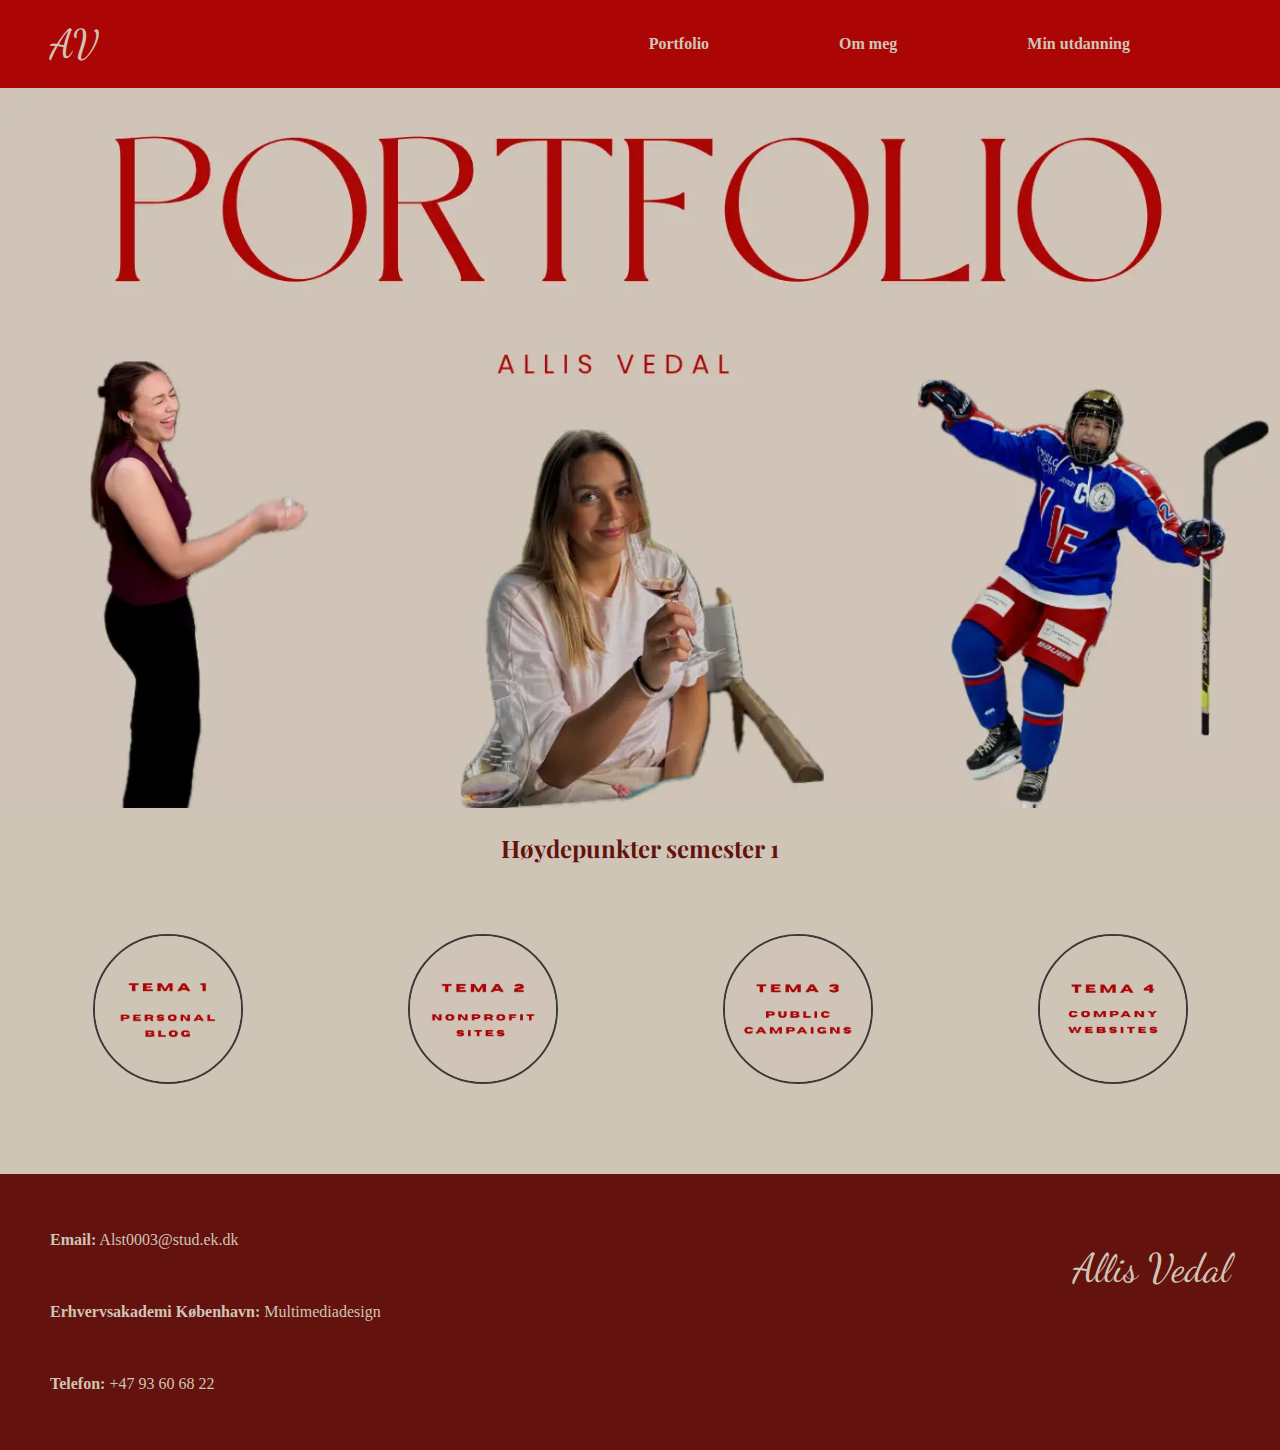
<file: index.html>
<!DOCTYPE html>
<html lang="da">
  <head>
    <meta charset="UTF-8" />
    <meta name="viewport" content="width=device-width, initial-scale=1.0" />
    <title>Document</title>
    <link rel="icon" type="image/svg" href="/img/rundfavicon.svg" />

    <link rel="stylesheet" href="css/index.css" />
    <link rel="preconnect" href="https://fonts.googleapis.com" />
    <link rel="preconnect" href="https://fonts.gstatic.com" crossorigin />
    <link
      href="https://fonts.googleapis.com/css2?family=Dancing+Script:wght@400..700&family=Playfair+Display:ital,wght@0,400..900;1,400..900&display=swap"
      rel="stylesheet"
    />
  </head>

  <header>
    <nav class="nav-grid">
      <a href="index.html" class="header-logo-link">
        <div class="header-logo">AV</div>
      </a>

      <ul class="topmenu">
        <li><a class="menuvalg" href="index.html">Portfolio</a></li>
        <li><a class="menuvalg" href="html/ommeg.html">Om meg</a></li>
        <li>
          <a class="menuvalg" href="html/education.html">Min utdanning</a>
        </li>
      </ul>
      <!--Burger menu -->
      <button class="burger-menu" aria-label="Toggle menu">
        <span></span>
        <span></span>
        <span></span>
      </button>
    </nav>
  </header>

  <body>
    <section class="portfolio">
      <img src="img/nyttforsidebilde.webp" alt="forsidebilde" />
    </section>

    <section class="highlights">
      <h2>Høydepunkter semester 1</h2>
      <div class="highlights-grid">
        <a href="html/grunnleggendeweb.html" class="highlights-item">
          <div class="sirkel">
            <img src="img/tema1.webp" alt="galleri" />
          </div>
        </a>
        <a href="html/nonprofit-sites.html" class="highlights-item">
          <div class="sirkel">
            <img src="img/tema2.webp" alt="vifsite" />
          </div>
        </a>
        <a href="html/public-campaigns.html" class="highlights-item">
          <div class="sirkel">
            <img src="img/tema3.webp" alt="spiltpåtøy" />
          </div>
        </a>
        <a href="html/company-websites.html" class="highlights-item">
          <div class="sirkel">
            <img src="img/tema4.webp" alt="frisørsalong" />
          </div>
        </a>
      </div>

      <!--
      <div class="highlight1">bilde og link til å komme inn på side</div>
      <div class="highlight2">bilde</div>
      <div class="highlight3">bilde</div>
      <div class="highlight4">bilde</div> -->
    </section>

    <footer class="footer">
      <div class="footer-content">
        <div class="kontakt-info">
          <p><strong>Email:</strong> Alst0003@stud.ek.dk</p>
          <p><strong>Erhvervsakademi København:</strong> Multimediadesign</p>
          <p><strong>Telefon:</strong> +47 93 60 68 22</p>
        </div>

        <div class="signatur">
          <p>Allis Vedal</p>
        </div>
      </div>
    </footer>
    <script>
      <!--Burger menu -->
      const burgerMenu = document.querySelector(".burger-menu");
      const nav = document.querySelector(".topmenu");

      burgerMenu.addEventListener("click", () => {
        nav.classList.toggle("active");
        burgerMenu.classList.toggle("active");
      });
    </script>
  </body>
</html>
</file>
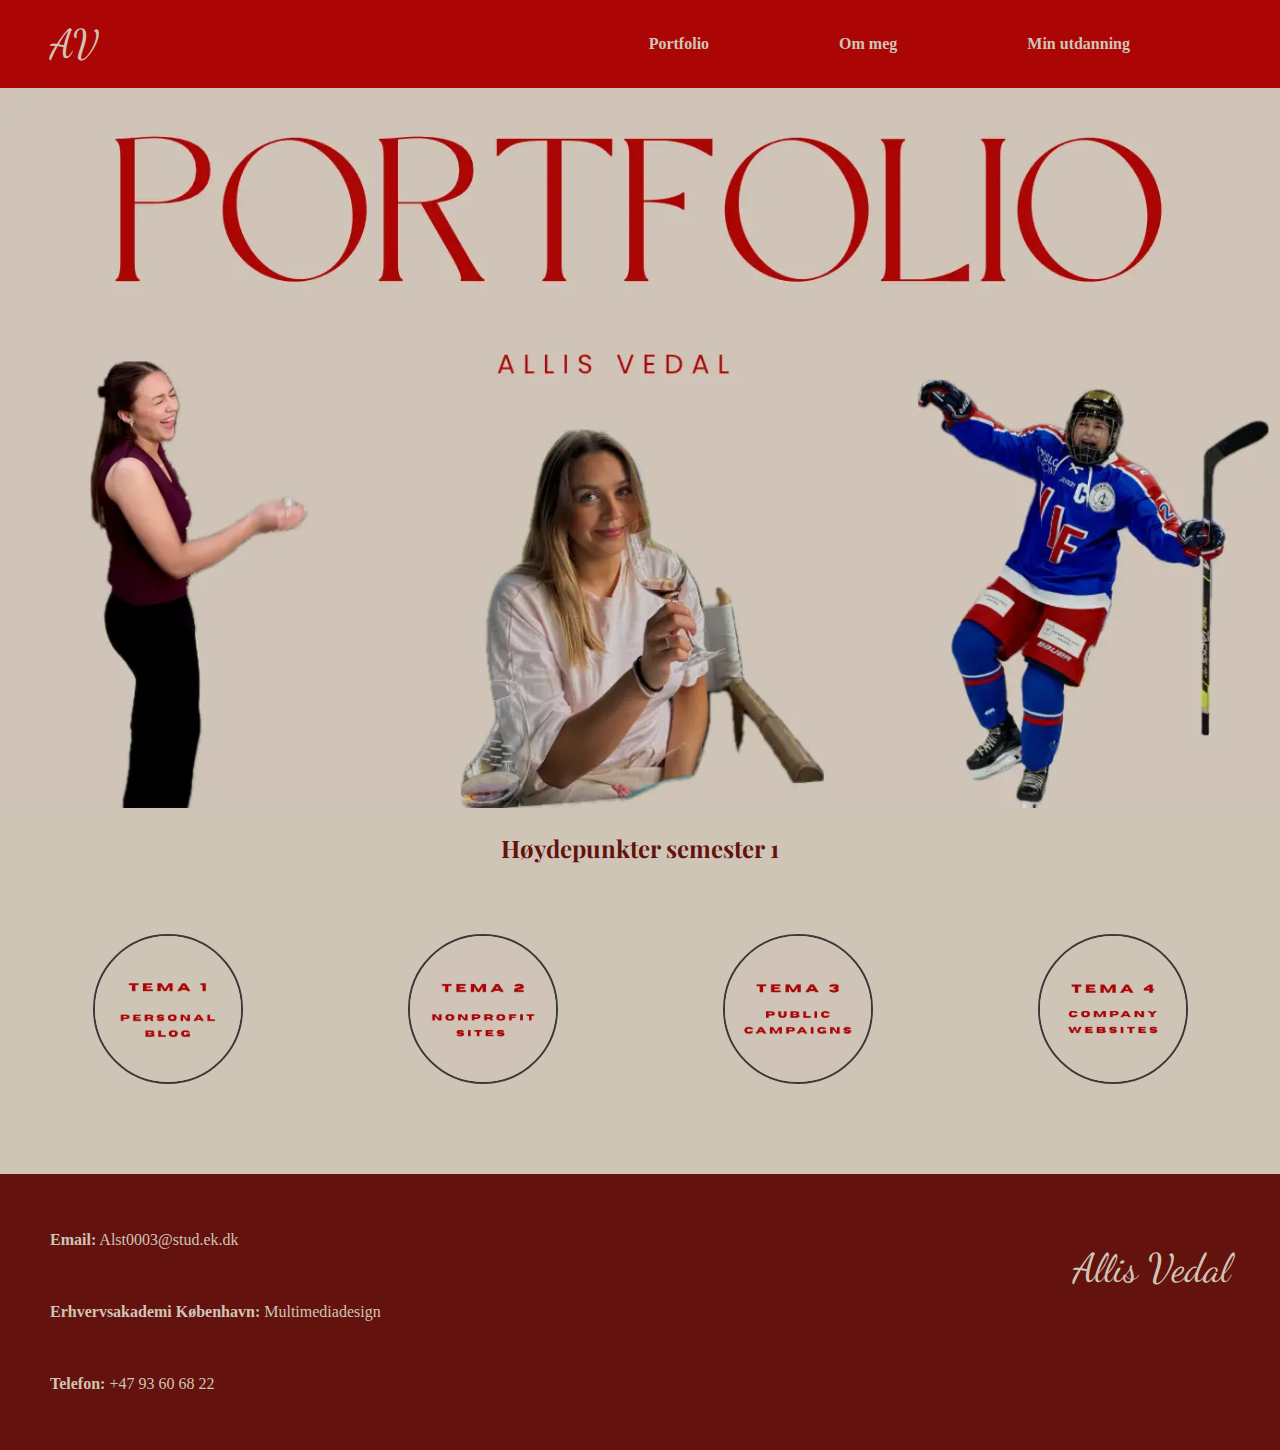
<file: html/index.html>
<!DOCTYPE html>
<html lang="da">
  <head>
    <meta charset="UTF-8" />
    <meta name="viewport" content="width=device-width, initial-scale=1.0" />
    <title>Document</title>
    <link rel="icon" type="image/svg" href="../img/rundfavicon.svg" />

    <link rel="stylesheet" href="../css/index.css" />
    <link rel="preconnect" href="https://fonts.googleapis.com" />
    <link rel="preconnect" href="https://fonts.gstatic.com" crossorigin />
    <link
      href="https://fonts.googleapis.com/css2?family=Dancing+Script:wght@400..700&family=Playfair+Display:ital,wght@0,400..900;1,400..900&display=swap"
      rel="stylesheet"
    />
  </head>

  <header>
    <nav class="nav-grid">
      <a href="index.html" class="header-logo-link">
        <div class="header-logo">AV</div>
      </a>

      <ul class="topmenu">
        <li><a class="menuvalg" href="index.html">Portfolio</a></li>
        <li><a class="menuvalg" href="ommeg.html">Om meg</a></li>
        <li><a class="menuvalg" href="education.html">Min utdanning</a></li>
      </ul>
      <!--Burger menu -->
      <button class="burger-menu" aria-label="Toggle menu">
        <span></span>
        <span></span>
        <span></span>
      </button>
    </nav>
  </header>

  <body>
    <section class="portfolio">
      <img src="../img/nyttforsidebilde.webp" alt="forsidebilde" />
    </section>

    <section class="highlights">
      <h2>Høydepunkter semester 1</h2>
      <div class="highlights-grid">
        <a href="../html/grunnleggendeweb.html" class="highlights-item">
          <div class="sirkel">
            <img src="../img/tema1.webp" alt="galleri" />
          </div>
        </a>
        <a href="../html/nonprofit-sites.html" class="highlights-item">
          <div class="sirkel">
            <img src="../img/tema2.webp" alt="vifsite" />
          </div>
        </a>
        <a href="../html/public-campaigns.html" class="highlights-item">
          <div class="sirkel">
            <img src="../img/tema3.webp" alt="spiltpåtøy" />
          </div>
        </a>
        <a href="../html/company-websites.html" class="highlights-item">
          <div class="sirkel">
            <img src="../img/tema4.webp" alt="frisørsalong" />
          </div>
        </a>
      </div>

      <!--
      <div class="highlight1">bilde og link til å komme inn på side</div>
      <div class="highlight2">bilde</div>
      <div class="highlight3">bilde</div>
      <div class="highlight4">bilde</div> -->
    </section>

    <footer class="footer">
      <div class="footer-content">
        <div class="kontakt-info">
          <p><strong>Email:</strong> Alst0003@stud.ek.dk</p>
          <p><strong>Erhvervsakademi København:</strong> Multimediadesign</p>
          <p><strong>Telefon:</strong> +47 93 60 68 22</p>
        </div>

        <div class="signatur">
          <p>Allis Vedal</p>
        </div>
      </div>
    </footer>
    <script>
      <!--Burger menu -->
      const burgerMenu = document.querySelector(".burger-menu");
      const nav = document.querySelector(".topmenu");

      burgerMenu.addEventListener("click", () => {
        nav.classList.toggle("active");
        burgerMenu.classList.toggle("active");
      });
    </script>
  </body>
</html>
</file>
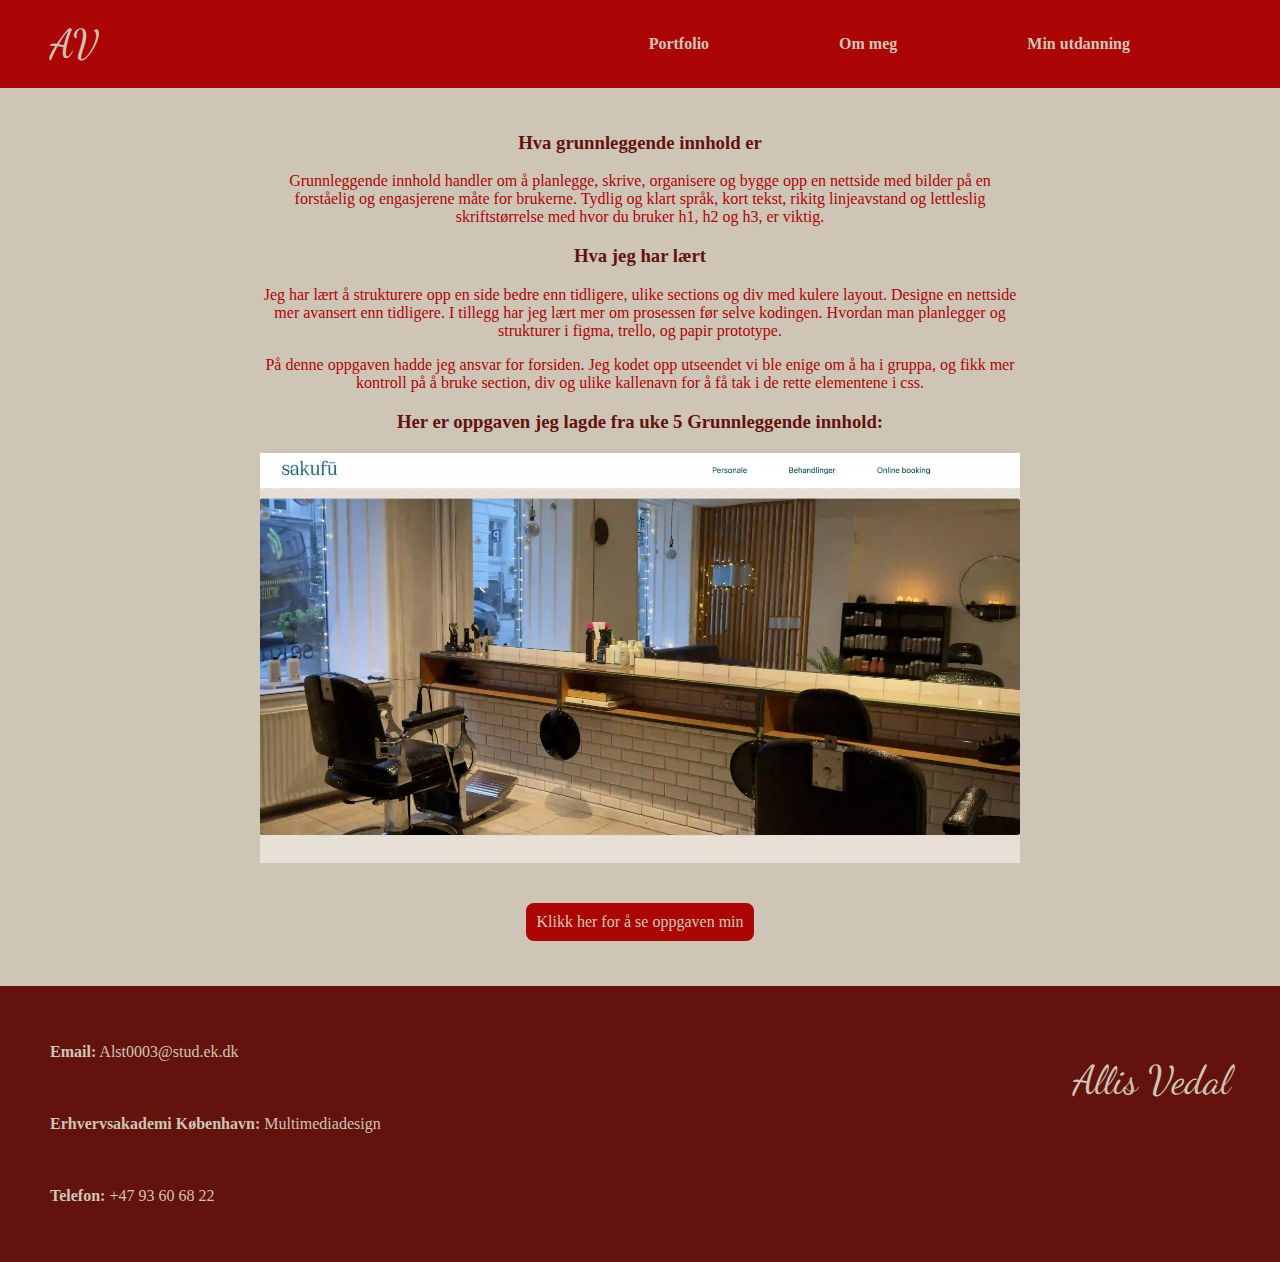
<file: html/company-websites.html>
<!DOCTYPE html>
<html lang="no">
  <head>
    <meta charset="UTF-8" />
    <meta name="viewport" content="width=device-width, initial-scale=1.0" />
    <title>Tema 4</title>
    <link rel="icon" type="image/svg" href="../img/rundfavicon.svg" />
    <link rel="stylesheet" href="../css/index.css" />
    <link rel="preconnect" href="https://fonts.googleapis.com" />
    <link rel="preconnect" href="https://fonts.gstatic.com" crossorigin />
    <link rel="preconnect" href="https://fonts.googleapis.com" />
    <link rel="preconnect" href="https://fonts.gstatic.com" crossorigin />
    <link
      href="https://fonts.googleapis.com/css2?family=Dancing+Script:wght@400..700&family=Playfair+Display:ital,wght@0,400..900;1,400..900&display=swap"
      rel="stylesheet"
    />
    <link rel="stylesheet" href="../css/company-websites.css" />
  </head>

  <body>
    <header>
      <nav class="nav-grid">
        <a href="../index.html" class="header-logo-link">
          <div class="header-logo">AV</div>
        </a>

        <ul class="topmenu">
          <li><a class="menuvalg" href="../index.html">Portfolio</a></li>
          <li><a class="menuvalg" href="ommeg.html">Om meg</a></li>
          <li><a class="menuvalg" href="education.html">Min utdanning</a></li>
        </ul>
        <!--Burger menu -->
        <button class="burger-menu" aria-label="Toggle menu">
          <span></span>
          <span></span>
          <span></span>
        </button>
      </nav>
    </header>

    <main>
      <div class="container">
        <section class="hvadeter">
          <h3>Hva grunnleggende innhold er</h3>
          <p>
            Grunnleggende innhold handler om å planlegge, skrive, organisere og
            bygge opp en nettside med bilder på en forståelig og engasjerene
            måte for brukerne. Tydlig og klart språk, kort tekst, rikitg
            linjeavstand og lettleslig skriftstørrelse med hvor du bruker h1, h2
            og h3, er viktig.
          </p>
          <h3>Hva jeg har lært</h3>
          <p>
            Jeg har lært å strukturere opp en side bedre enn tidligere, ulike
            sections og div med kulere layout. Designe en nettside mer avansert
            enn tidligere. I tillegg har jeg lært mer om prosessen før selve
            kodingen. Hvordan man planlegger og strukturer i figma, trello, og
            papir prototype.
          </p>
          <p>
            På denne oppgaven hadde jeg ansvar for forsiden. Jeg kodet opp
            utseendet vi ble enige om å ha i gruppa, og fikk mer kontroll på å
            bruke section, div og ulike kallenavn for å få tak i de rette
            elementene i css.
          </p>
          <h3>Her er oppgaven jeg lagde fra uke 5 Grunnleggende innhold:</h3>
          <img
            src="../img/forsidefrisør.webp"
            alt="frisør"
            class="frisør-bilde"
          />
          <a href="https://sakufuu.github.io/sakufuu/" class="knap-frisør-lenke"
            >Klikk her for å se oppgaven min</a
          >
        </section>
      </div>
    </main>
    <footer class="footer">
      <div class="footer-content">
        <div class="kontakt-info">
          <p><strong>Email:</strong> Alst0003@stud.ek.dk</p>
          <p><strong>Erhvervsakademi København:</strong> Multimediadesign</p>
          <p><strong>Telefon:</strong> +47 93 60 68 22</p>
        </div>

        <div class="signatur">
          <p>Allis Vedal</p>
        </div>
      </div>
    </footer>

    <script>
      <!--Burger menu -->
      const burgerMenu = document.querySelector(".burger-menu");
      const nav = document.querySelector(".topmenu");

      burgerMenu.addEventListener("click", () => {
        nav.classList.toggle("active");
        burgerMenu.classList.toggle("active");
      });
    </script>
  </body>
</html>
</file>
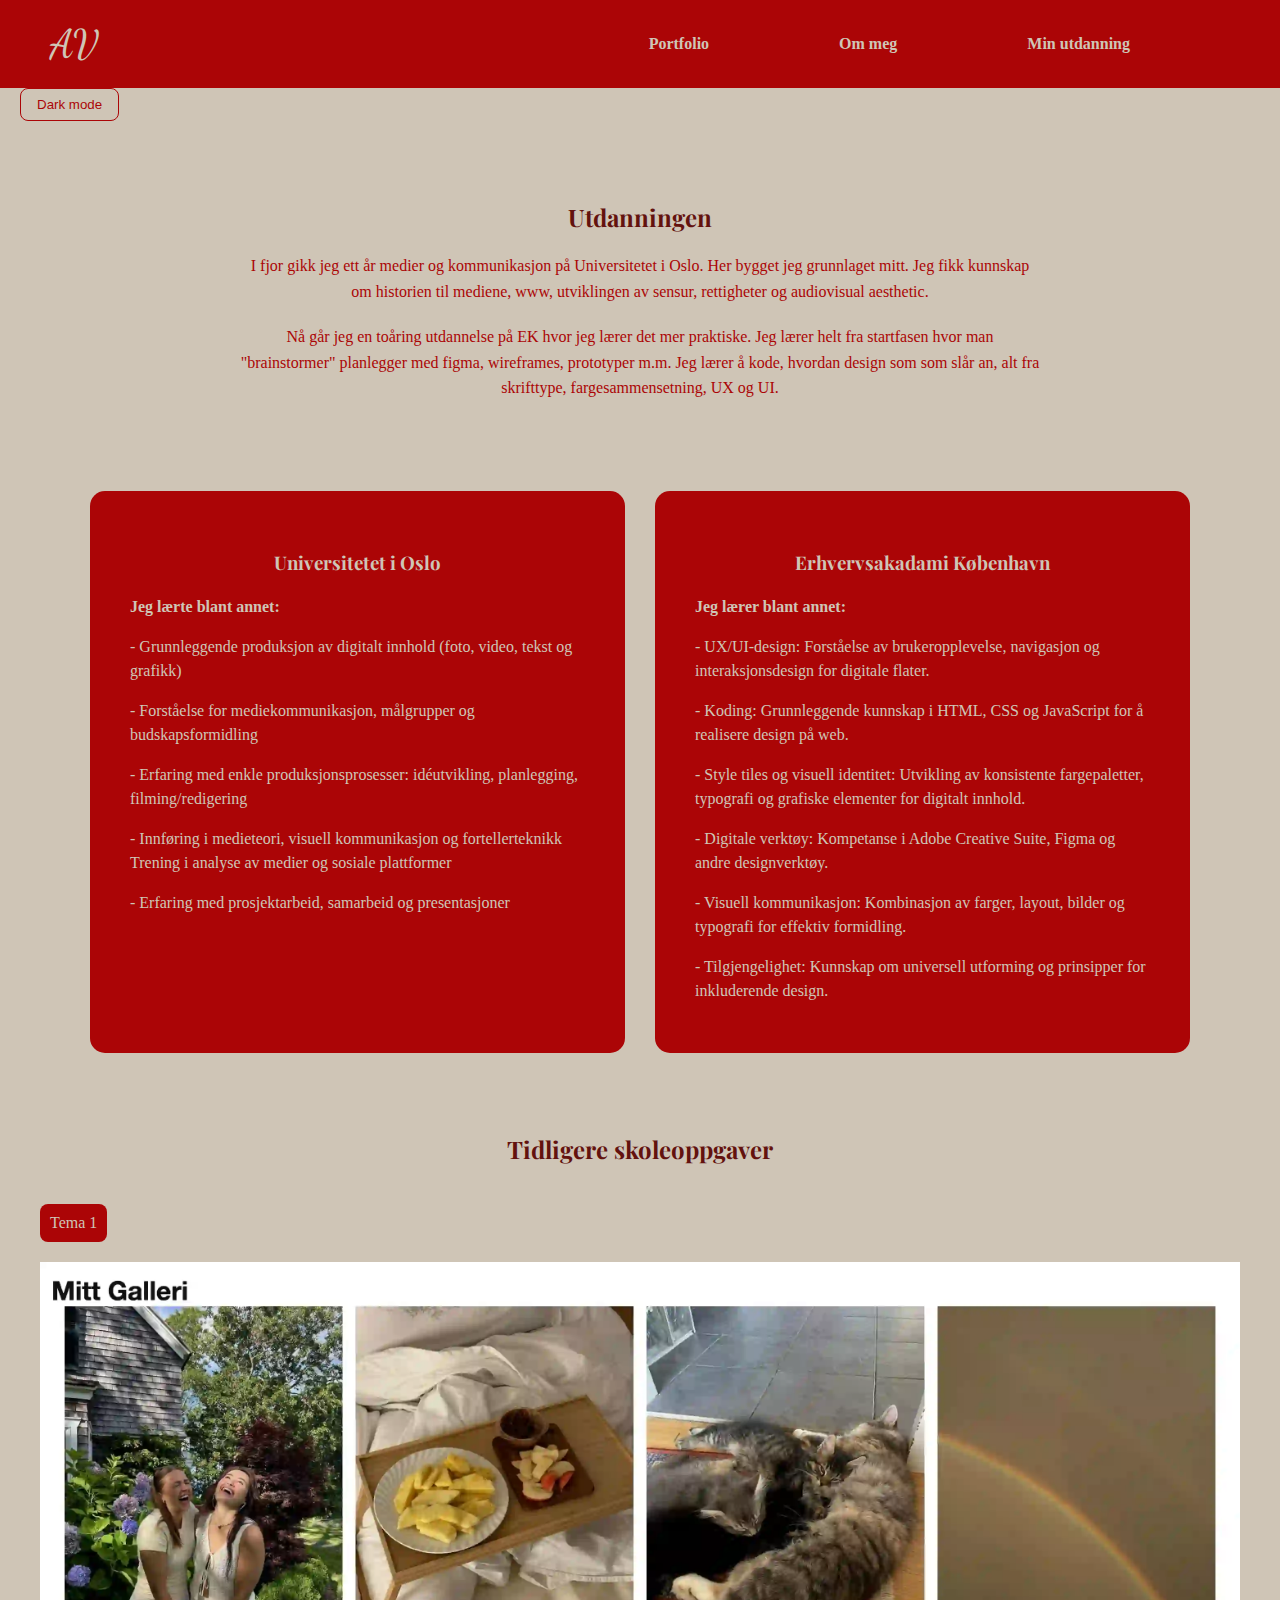
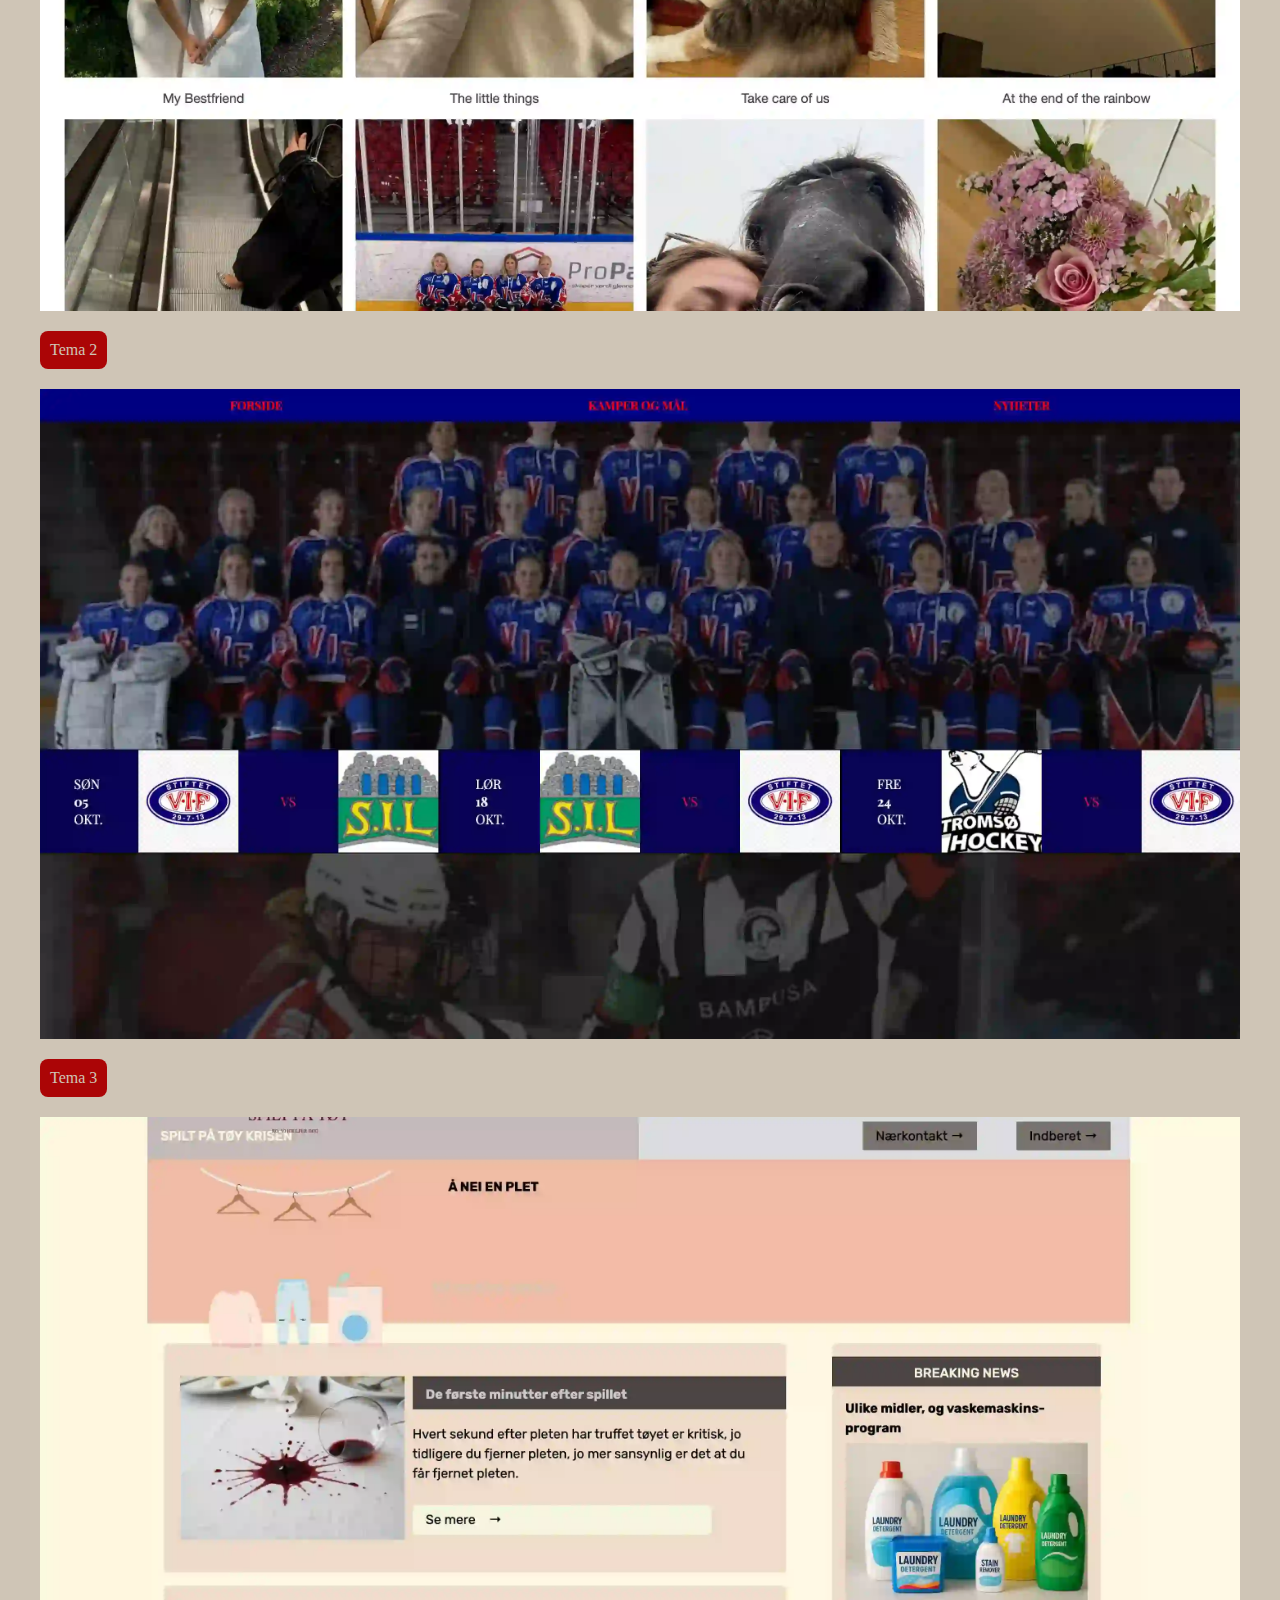
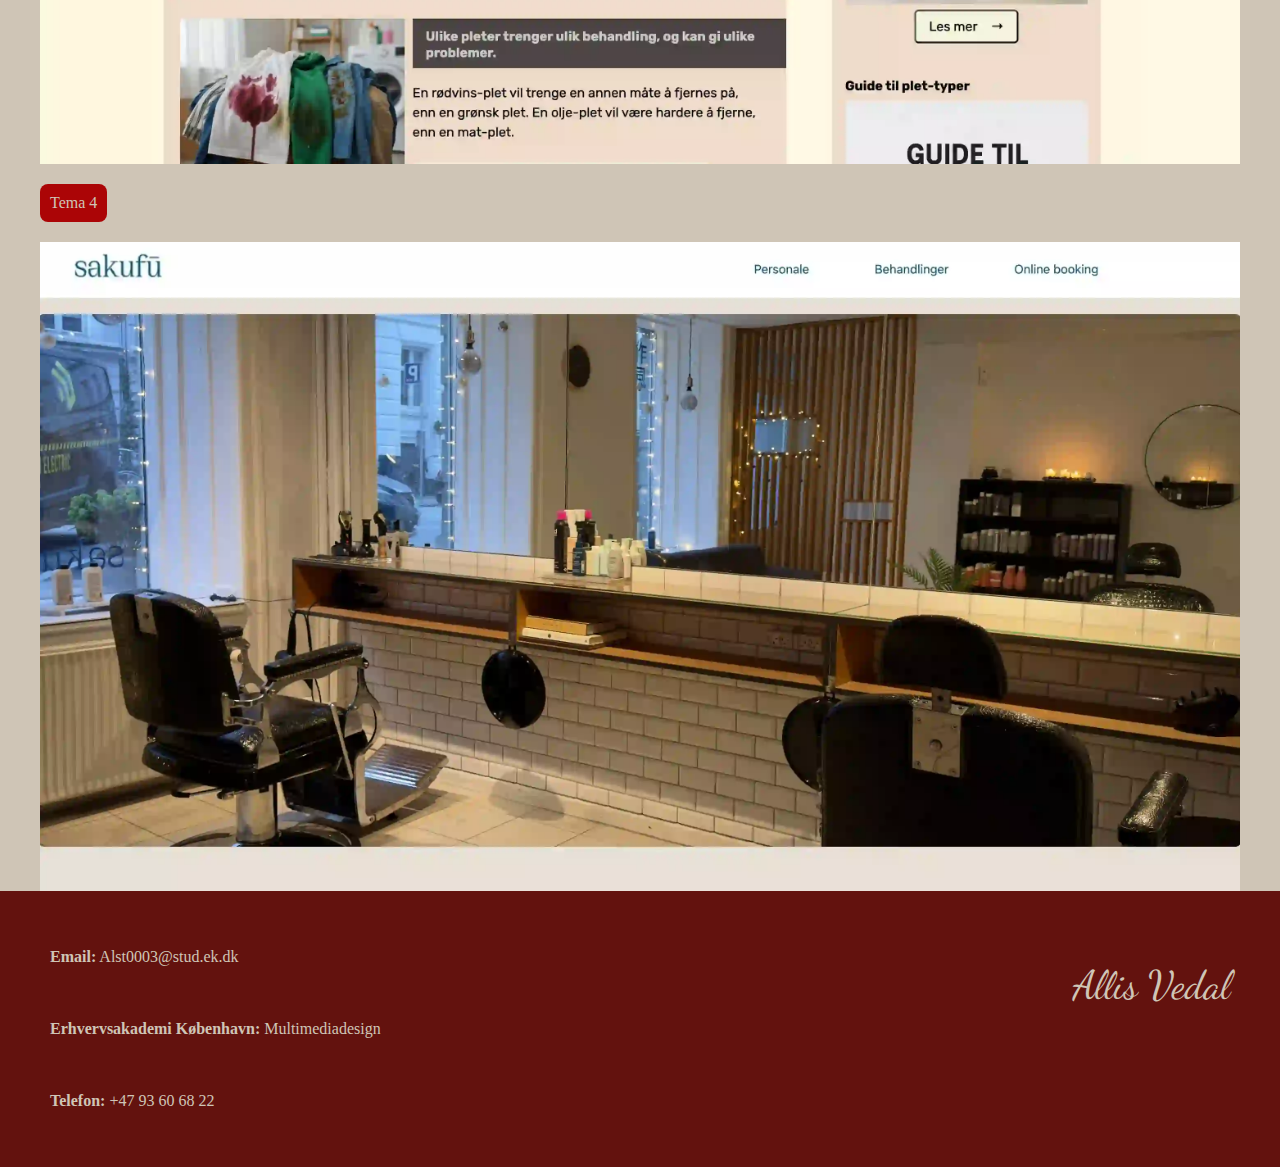
<file: html/education.html>
<!DOCTYPE html>
<html lang="no">
  <head>
    <meta charset="UTF-8" />
    <meta name="viewport" content="width=device-width, initial-scale=1.0" />
    <title>Min utdanning</title>
    <link rel="icon" type="image/svg" href="../img/rundfavicon.svg" />
    <link rel="stylesheet" href="../css/education.css" />
    <link
      href="https://fonts.googleapis.com/css2?family=Dancing+Script:wght@400..700&family=Playfair+Display:ital,wght@0,400..900;1,400..900&display=swap"
      rel="stylesheet"
    />
  </head>

  <body>
    <header>
      <nav class="nav-grid">
        <a href="../index.html" class="header-logo-link">
          <div class="header-logo">AV</div>
        </a>

        <ul class="topmenu">
          <li><a class="menuvalg" href="../index.html">Portfolio</a></li>
          <li><a class="menuvalg" href="ommeg.html">Om meg</a></li>
          <li><a class="menuvalg" href="education.html">Min utdanning</a></li>
        </ul>
        <!--Burger menu -->
        <button class="burger-menu" aria-label="Toggle menu">
          <span></span>
          <span></span>
          <span></span>
        </button>
      </nav>
    </header>

    <main>
      <button id="dark-mode" aria-label="byttfarge">Dark mode</button>
      <section class="utdanningen">
        <div class="intro">
          <h2>Utdanningen</h2>
          <p>
            I fjor gikk jeg ett år medier og kommunikasjon på Universitetet i
            Oslo. Her bygget jeg grunnlaget mitt. Jeg fikk kunnskap om historien
            til mediene, www, utviklingen av sensur, rettigheter og audiovisual
            aesthetic.
          </p>
          <p>
            Nå går jeg en toåring utdannelse på EK hvor jeg lærer det mer
            praktiske. Jeg lærer helt fra startfasen hvor man "brainstormer"
            planlegger med figma, wireframes, prototyper m.m. Jeg lærer å kode,
            hvordan design som som slår an, alt fra skrifttype,
            fargesammensetning, UX og UI.
          </p>
        </div>
        <div class="uio">
          <h3>Universitetet i Oslo</h3>
          <p><strong>Jeg lærte blant annet:</strong></p>
          <p>
            - Grunnleggende produksjon av digitalt innhold (foto, video, tekst
            og grafikk)
          </p>
          <p>
            - Forståelse for mediekommunikasjon, målgrupper og
            budskapsformidling
          </p>
          <p>
            - Erfaring med enkle produksjonsprosesser: idéutvikling,
            planlegging, filming/redigering
          </p>
          <p>
            - Innføring i medieteori, visuell kommunikasjon og fortellerteknikk
            Trening i analyse av medier og sosiale plattformer
          </p>
          <p>- Erfaring med prosjektarbeid, samarbeid og presentasjoner</p>
        </div>

        <div class="ek">
          <h3>Erhvervsakadami København</h3>
          <p><strong>Jeg lærer blant annet:</strong></p>
          <p>
            - UX/UI-design: Forståelse av brukeropplevelse, navigasjon og
            interaksjonsdesign for digitale flater.
          </p>
          <p>
            - Koding: Grunnleggende kunnskap i HTML, CSS og JavaScript for å
            realisere design på web.
          </p>
          <p>
            - Style tiles og visuell identitet: Utvikling av konsistente
            fargepaletter, typografi og grafiske elementer for digitalt innhold.
          </p>
          <p>
            - Digitale verktøy: Kompetanse i Adobe Creative Suite, Figma og
            andre designverktøy.
          </p>
          <p>
            - Visuell kommunikasjon: Kombinasjon av farger, layout, bilder og
            typografi for effektiv formidling.
          </p>
          <p>
            - Tilgjengelighet: Kunnskap om universell utforming og prinsipper
            for inkluderende design.
          </p>
        </div>
      </section>

      <section class="tidligere">
        <h2>Tidligere skoleoppgaver</h2>
        <div class="highlight-liste">
          <a class="knap" href="../html/grunnleggendeweb.html"> Tema 1 </a>
          <img src="../img/mittgalleri.webp" alt="forsidegalleri" />

          <a class="knap" href="../html/nonprofit-sites.html"> Tema 2 </a>

          <img src="../img/forsidevif.webp" alt="forsidevif" />

          <a class="knap" href="../html/public-campaigns.html"> Tema 3 </a>

          <img src="../img/forsideemergency.webp" alt="forsideemergency" />

          <a class="knap" href="../html/company-websites.html"> Tema 4 </a>

          <img src="../img/forsidefrisør.webp" alt="forsidefrisør" />
        </div>
      </section>
    </main>
    <footer class="footer">
      <div class="footer-content">
        <div class="kontakt-info">
          <p><strong>Email:</strong> Alst0003@stud.ek.dk</p>
          <p><strong>Erhvervsakademi København:</strong> Multimediadesign</p>
          <p><strong>Telefon:</strong> +47 93 60 68 22</p>
        </div>

        <div class="signatur">
          <p>Allis Vedal</p>
        </div>
      </div>
    </footer>

    <script>
      <!--Burger menu -->
      const burgerMenu = document.querySelector(".burger-menu");
      const nav = document.querySelector(".topmenu");

      burgerMenu.addEventListener("click", () => {
        nav.classList.toggle("active");
        burgerMenu.classList.toggle("active");
      });
      const darkModeToggle = document.querySelector("#dark-mode-toggle");
      //burgermeny stop//

      const darkModeBtn = document.querySelector("#dark-mode");

      darkModeBtn.addEventListener("click", () => {
        document.body.classList.toggle("dark-mode");
        if (document.body.classList.contains("dark-mode")) {
          darkModeBtn.textContent = "Light mode";
        } else {
          darkModeBtn.textContent = "Dark mode";
        }
      });
    </script>
  </body>
</html>
</file>
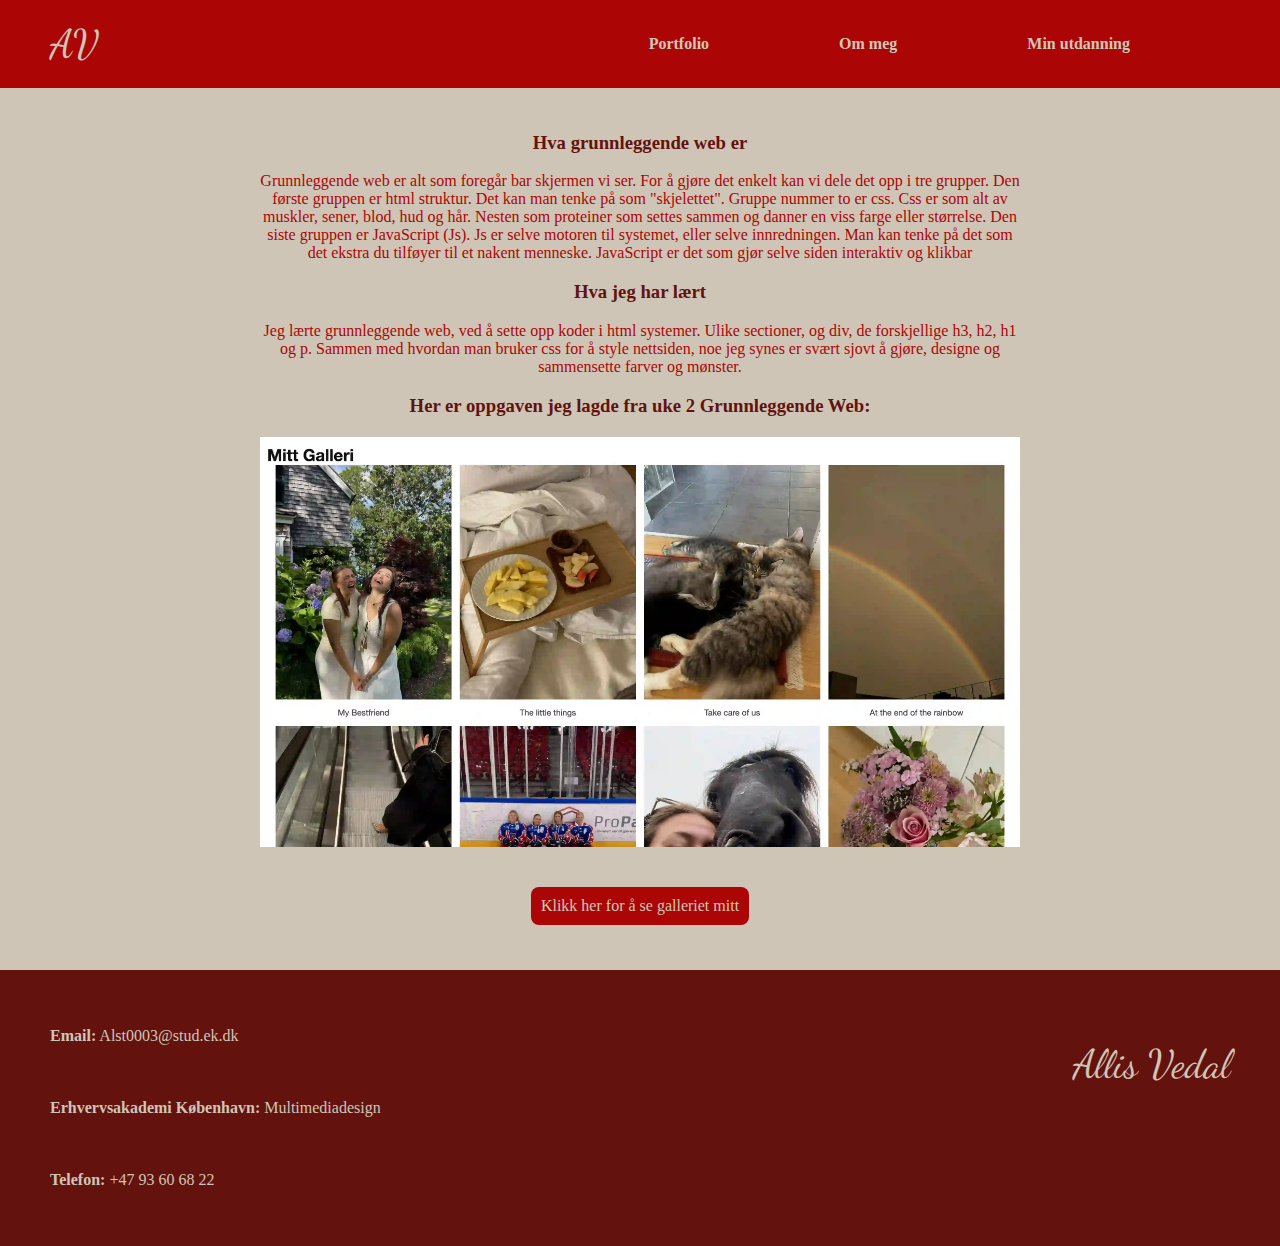
<file: html/grunnleggendeweb.html>
<!DOCTYPE html>
<html lang="no">
  <head>
    <meta charset="UTF-8" />
    <meta name="viewport" content="width=device-width, initial-scale=1.0" />
    <title>Tema 1</title>
    <link rel="icon" type="image/svg" href="../img/rundfavicon.svg" />
    <link rel="stylesheet" href="../css/index.css" />
    <link rel="preconnect" href="https://fonts.googleapis.com" />
    <link rel="preconnect" href="https://fonts.gstatic.com" crossorigin />
    <link rel="preconnect" href="https://fonts.googleapis.com" />
    <link rel="preconnect" href="https://fonts.gstatic.com" crossorigin />
    <link
      href="https://fonts.googleapis.com/css2?family=Dancing+Script:wght@400..700&family=Playfair+Display:ital,wght@0,400..900;1,400..900&display=swap"
      rel="stylesheet"
    />
    <link rel="stylesheet" href="../css/grunnleggendeweb.css" />
  </head>

  <body>
    <header>
      <nav class="nav-grid">
        <a href="../index.html" class="header-logo-link">
          <div class="header-logo">AV</div>
        </a>

        <ul class="topmenu">
          <li><a class="menuvalg" href="../index.html">Portfolio</a></li>
          <li><a class="menuvalg" href="ommeg.html">Om meg</a></li>
          <li><a class="menuvalg" href="education.html">Min utdanning</a></li>
        </ul>
        <!--Burger menu -->
        <button class="burger-menu" aria-label="Toggle menu">
          <span></span>
          <span></span>
          <span></span>
        </button>
      </nav>
    </header>

    <main>
      <div class="container">
        <section class="hvadeter">
          <h3>Hva grunnleggende web er</h3>
          <p>
            Grunnleggende web er alt som foregår bar skjermen vi ser. For å
            gjøre det enkelt kan vi dele det opp i tre grupper. Den første
            gruppen er html struktur. Det kan man tenke på som "skjelettet".
            Gruppe nummer to er css. Css er som alt av muskler, sener, blod, hud
            og hår. Nesten som proteiner som settes sammen og danner en viss
            farge eller størrelse. Den siste gruppen er JavaScript (Js). Js er
            selve motoren til systemet, eller selve innredningen. Man kan tenke
            på det som det ekstra du tilføyer til et nakent menneske. JavaScript
            er det som gjør selve siden interaktiv og klikbar
          </p>

          <h3>Hva jeg har lært</h3>
          <p>
            Jeg lærte grunnleggende web, ved å sette opp koder i html systemer.
            Ulike sectioner, og div, de forskjellige h3, h2, h1 og p. Sammen med
            hvordan man bruker css for å style nettsiden, noe jeg synes er svært
            sjovt å gjøre, designe og sammensette farver og mønster.
          </p>
          <h3>Her er oppgaven jeg lagde fra uke 2 Grunnleggende Web:</h3>
          <img
            src="../img/mittgalleri.webp"
            alt="galleri"
            class="galleri-bilde"
          />
          <a
            href="https://allisvedal.github.io/galleriallis/"
            class="knap-galleri-lenke"
            >Klikk her for å se galleriet mitt</a
          >
        </section>
      </div>
    </main>
    <footer class="footer">
      <div class="footer-content">
        <div class="kontakt-info">
          <p><strong>Email:</strong> Alst0003@stud.ek.dk</p>
          <p><strong>Erhvervsakademi København:</strong> Multimediadesign</p>
          <p><strong>Telefon:</strong> +47 93 60 68 22</p>
        </div>

        <div class="signatur">
          <p>Allis Vedal</p>
        </div>
      </div>
    </footer>

    <script>
      <!--Burger menu -->
      const burgerMenu = document.querySelector(".burger-menu");
      const nav = document.querySelector(".topmenu");

      burgerMenu.addEventListener("click", () => {
        nav.classList.toggle("active");
        burgerMenu.classList.toggle("active");
      });
    </script>
  </body>
</html>
</file>
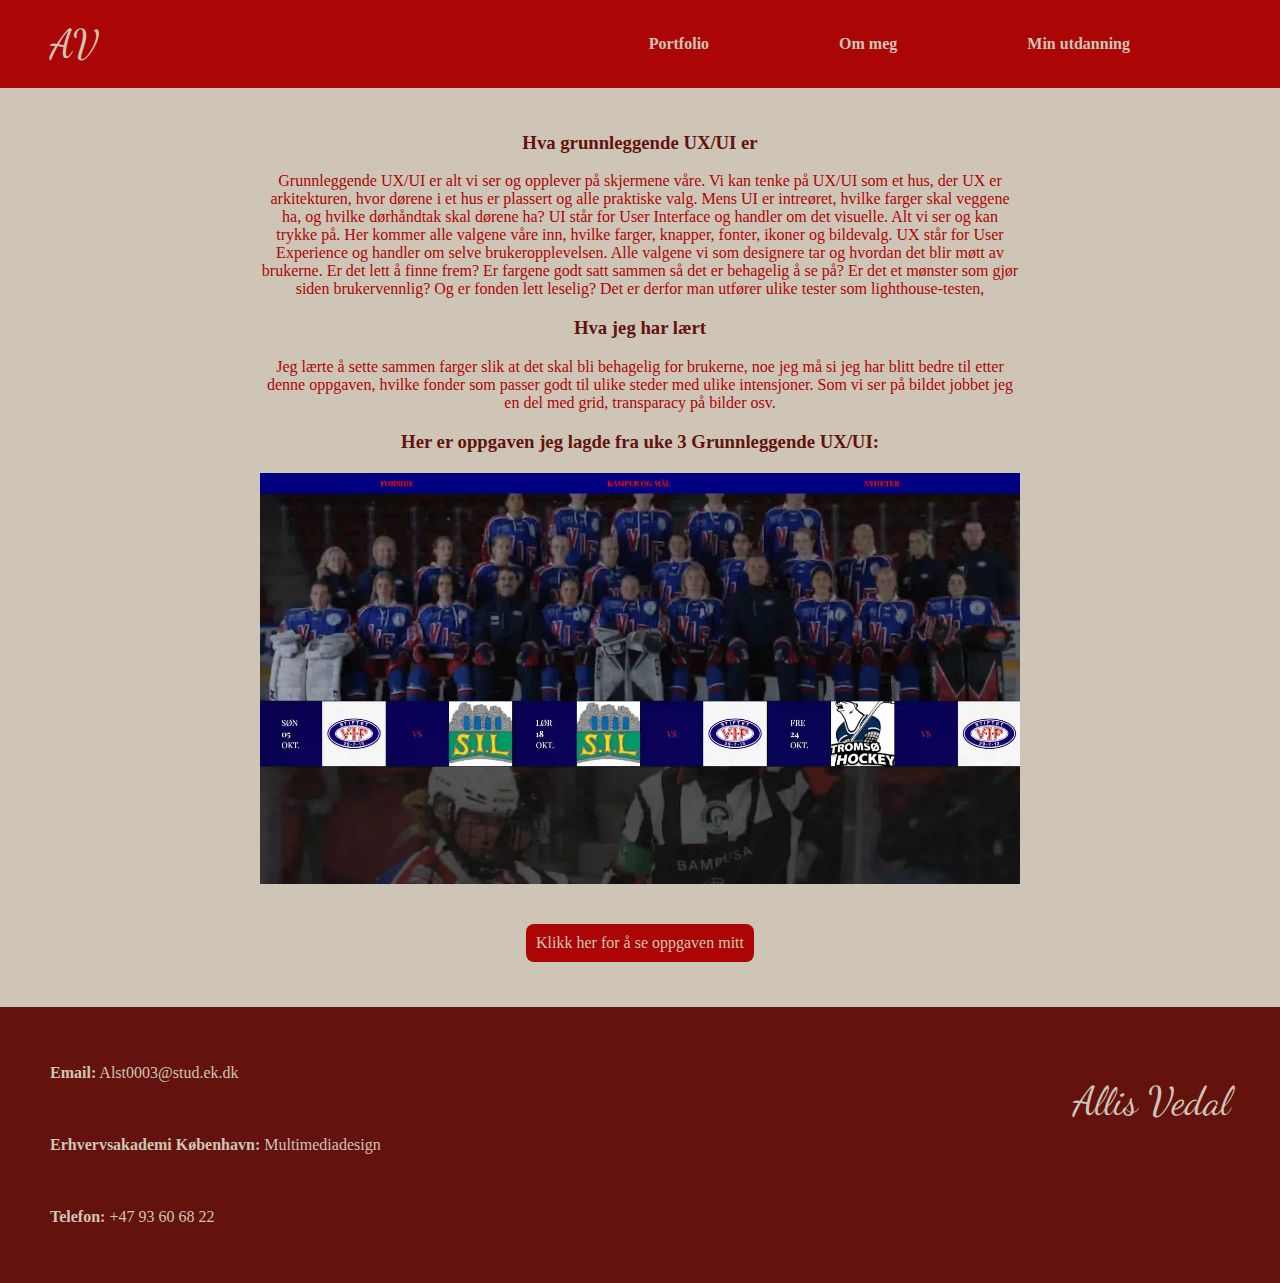
<file: html/nonprofit-sites.html>
<!DOCTYPE html>
<html lang="no">
  <head>
    <meta charset="UTF-8" />
    <meta name="viewport" content="width=device-width, initial-scale=1.0" />
    <title>Tema 2</title>
    <link rel="icon" type="image/svg" href="../img/rundfavicon.svg" />
    <link rel="stylesheet" href="../css/nonprofit-sites.css" />
    <link
      href="https://fonts.googleapis.com/css2?family=Dancing+Script:wght@400..700&family=Playfair+Display:ital,wght@0,400..900;1,400..900&display=swap"
      rel="stylesheet"
    />
  </head>

  <body>
    <header>
      <nav class="nav-grid">
        <a href="../index.html" class="header-logo-link">
          <div class="header-logo">AV</div>
        </a>

        <ul class="topmenu">
          <li><a class="menuvalg" href="../index.html">Portfolio</a></li>
          <li><a class="menuvalg" href="ommeg.html">Om meg</a></li>
          <li><a class="menuvalg" href="education.html">Min utdanning</a></li>
        </ul>
        <!--Burger menu -->
        <button class="burger-menu" aria-label="Toggle menu">
          <span></span>
          <span></span>
          <span></span>
        </button>
      </nav>
    </header>

    <main>
      <div class="container">
        <section class="hvadeter">
          <h3>Hva grunnleggende UX/UI er</h3>
          <p>
            Grunnleggende UX/UI er alt vi ser og opplever på skjermene våre. Vi
            kan tenke på UX/UI som et hus, der UX er arkitekturen, hvor dørene i
            et hus er plassert og alle praktiske valg. Mens UI er intreøret,
            hvilke farger skal veggene ha, og hvilke dørhåndtak skal dørene ha?
            UI står for User Interface og handler om det visuelle. Alt vi ser og
            kan trykke på. Her kommer alle valgene våre inn, hvilke farger,
            knapper, fonter, ikoner og bildevalg. UX står for User Experience og
            handler om selve brukeropplevelsen. Alle valgene vi som designere
            tar og hvordan det blir møtt av brukerne. Er det lett å finne frem?
            Er fargene godt satt sammen så det er behagelig å se på? Er det et
            mønster som gjør siden brukervennlig? Og er fonden lett leselig? Det
            er derfor man utfører ulike tester som lighthouse-testen,
          </p>

          <h3>Hva jeg har lært</h3>
          <p>
            Jeg lærte å sette sammen farger slik at det skal bli behagelig for
            brukerne, noe jeg må si jeg har blitt bedre til etter denne
            oppgaven, hvilke fonder som passer godt til ulike steder med ulike
            intensjoner. Som vi ser på bildet jobbet jeg en del med grid,
            transparacy på bilder osv.
          </p>
          <h3>Her er oppgaven jeg lagde fra uke 3 Grunnleggende UX/UI:</h3>
          <img src="../img/forsidevif.webp" alt="vifsite" class="vif-bilde" />
          <a
            href="https://allisvedal.github.io/UXUI_Allis/"
            class="knap-vif-lenke"
            >Klikk her for å se oppgaven mitt</a
          >
        </section>
      </div>
    </main>

    <footer class="footer">
      <div class="footer-content">
        <div class="kontakt-info">
          <p><strong>Email:</strong> Alst0003@stud.ek.dk</p>
          <p><strong>Erhvervsakademi København:</strong> Multimediadesign</p>
          <p><strong>Telefon:</strong> +47 93 60 68 22</p>
        </div>

        <div class="signatur">
          <p>Allis Vedal</p>
        </div>
      </div>
    </footer>

    <script>
      <!--Burger menu -->
      const burgerMenu = document.querySelector(".burger-menu");
      const nav = document.querySelector(".topmenu");

      burgerMenu.addEventListener("click", () => {
        nav.classList.toggle("active");
        burgerMenu.classList.toggle("active");
      });
    </script>
  </body>
</html>
</file>
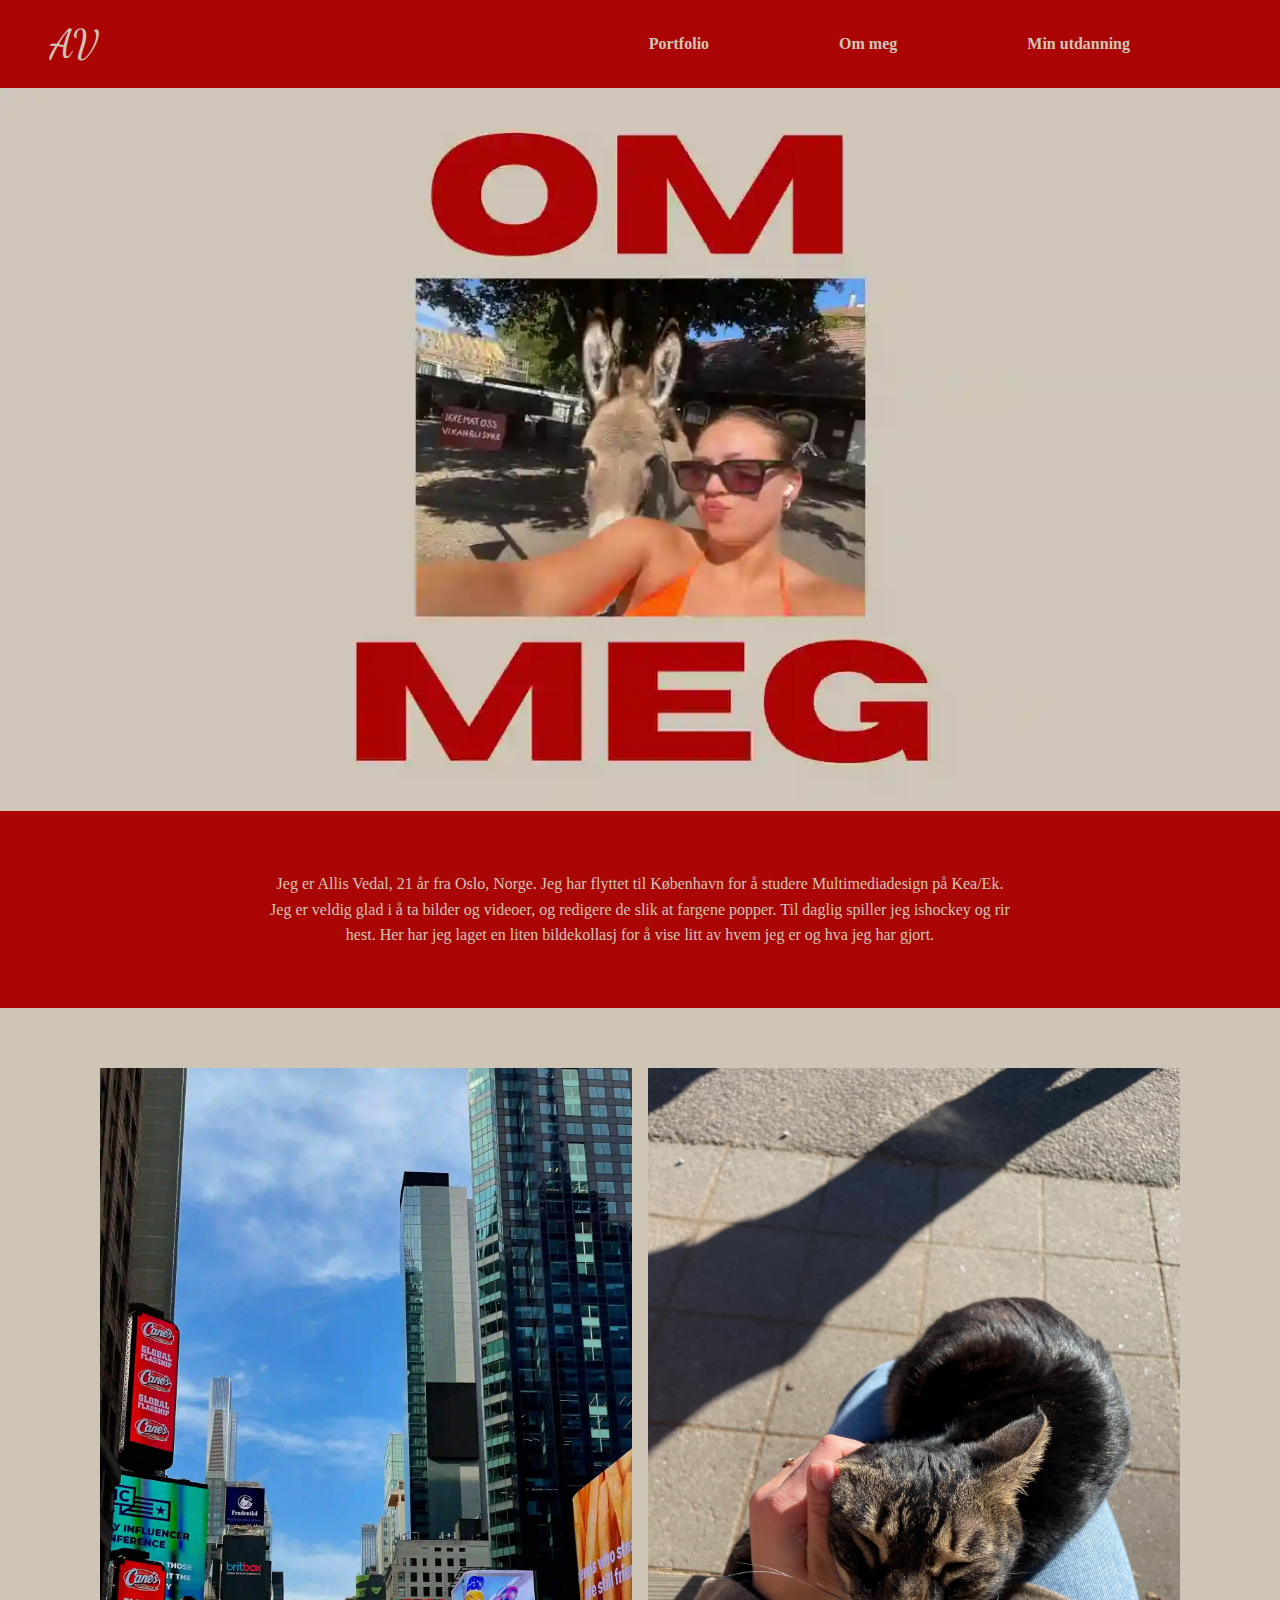
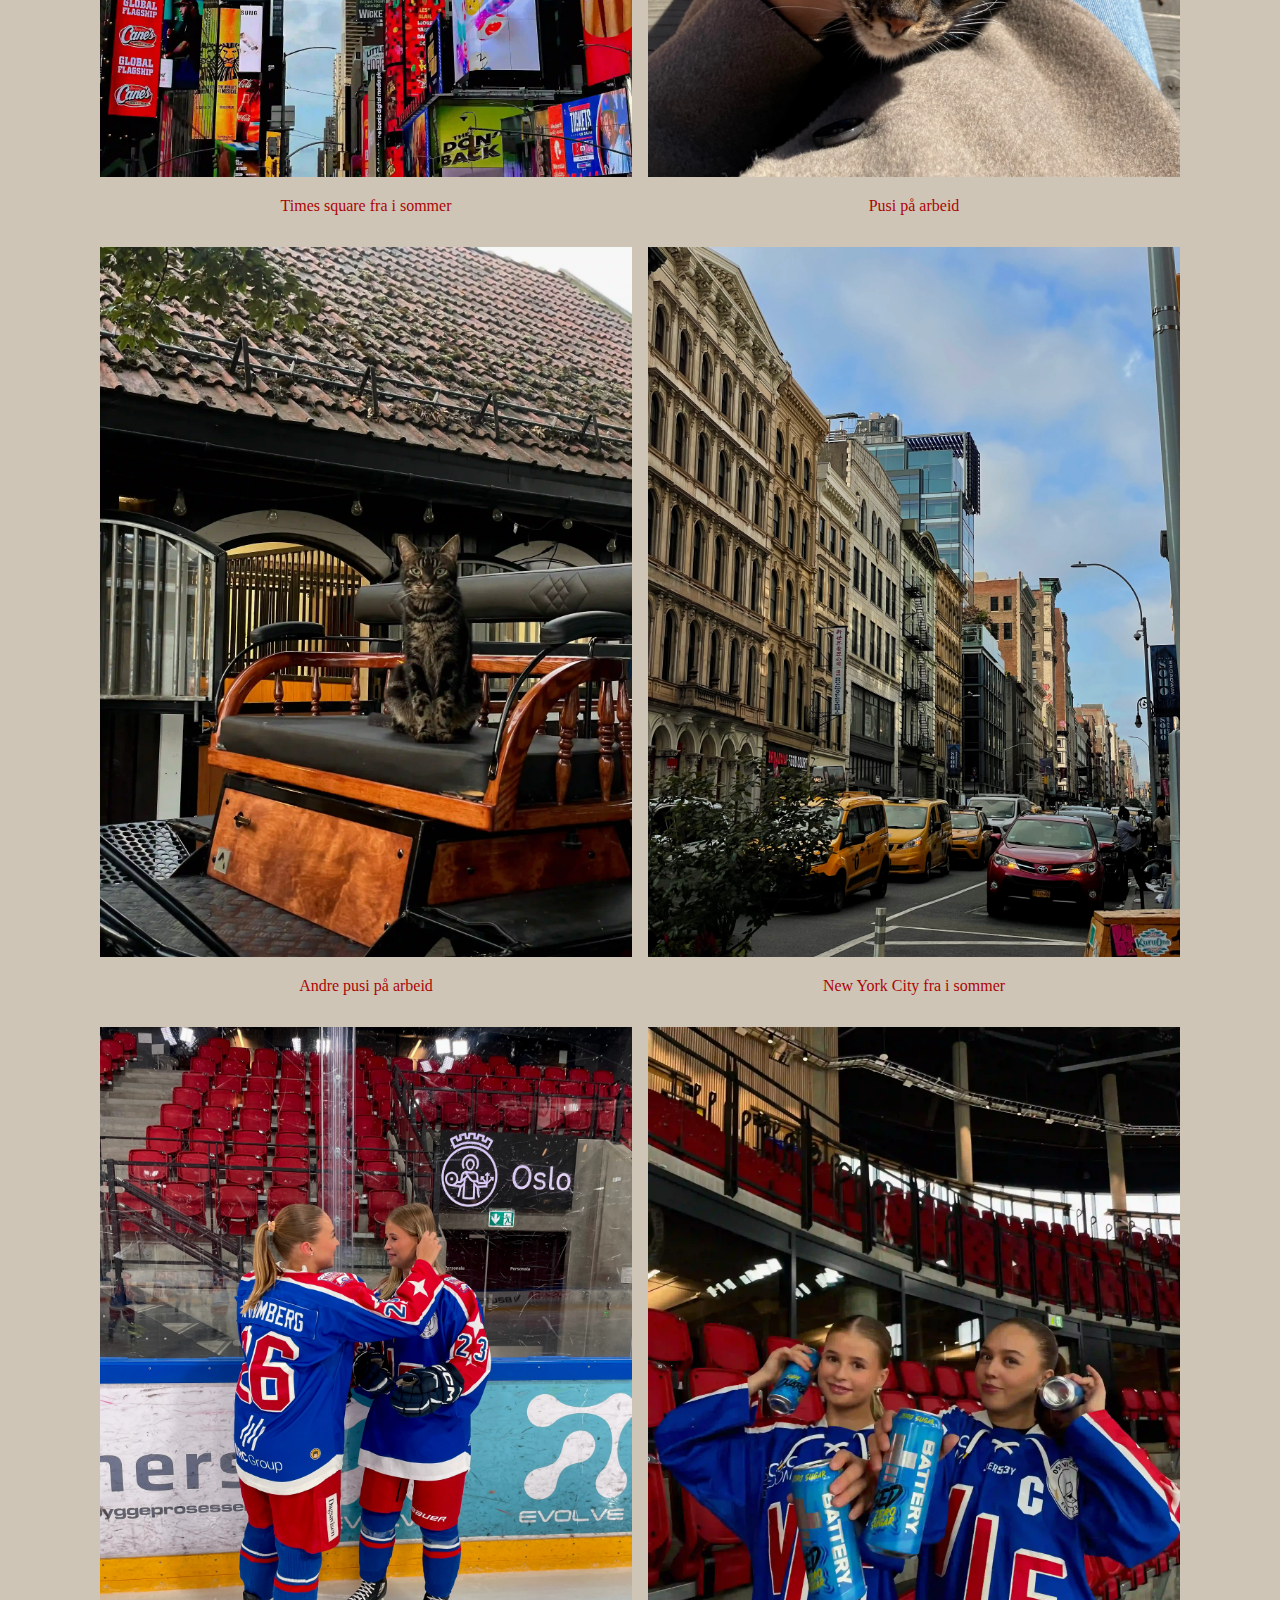
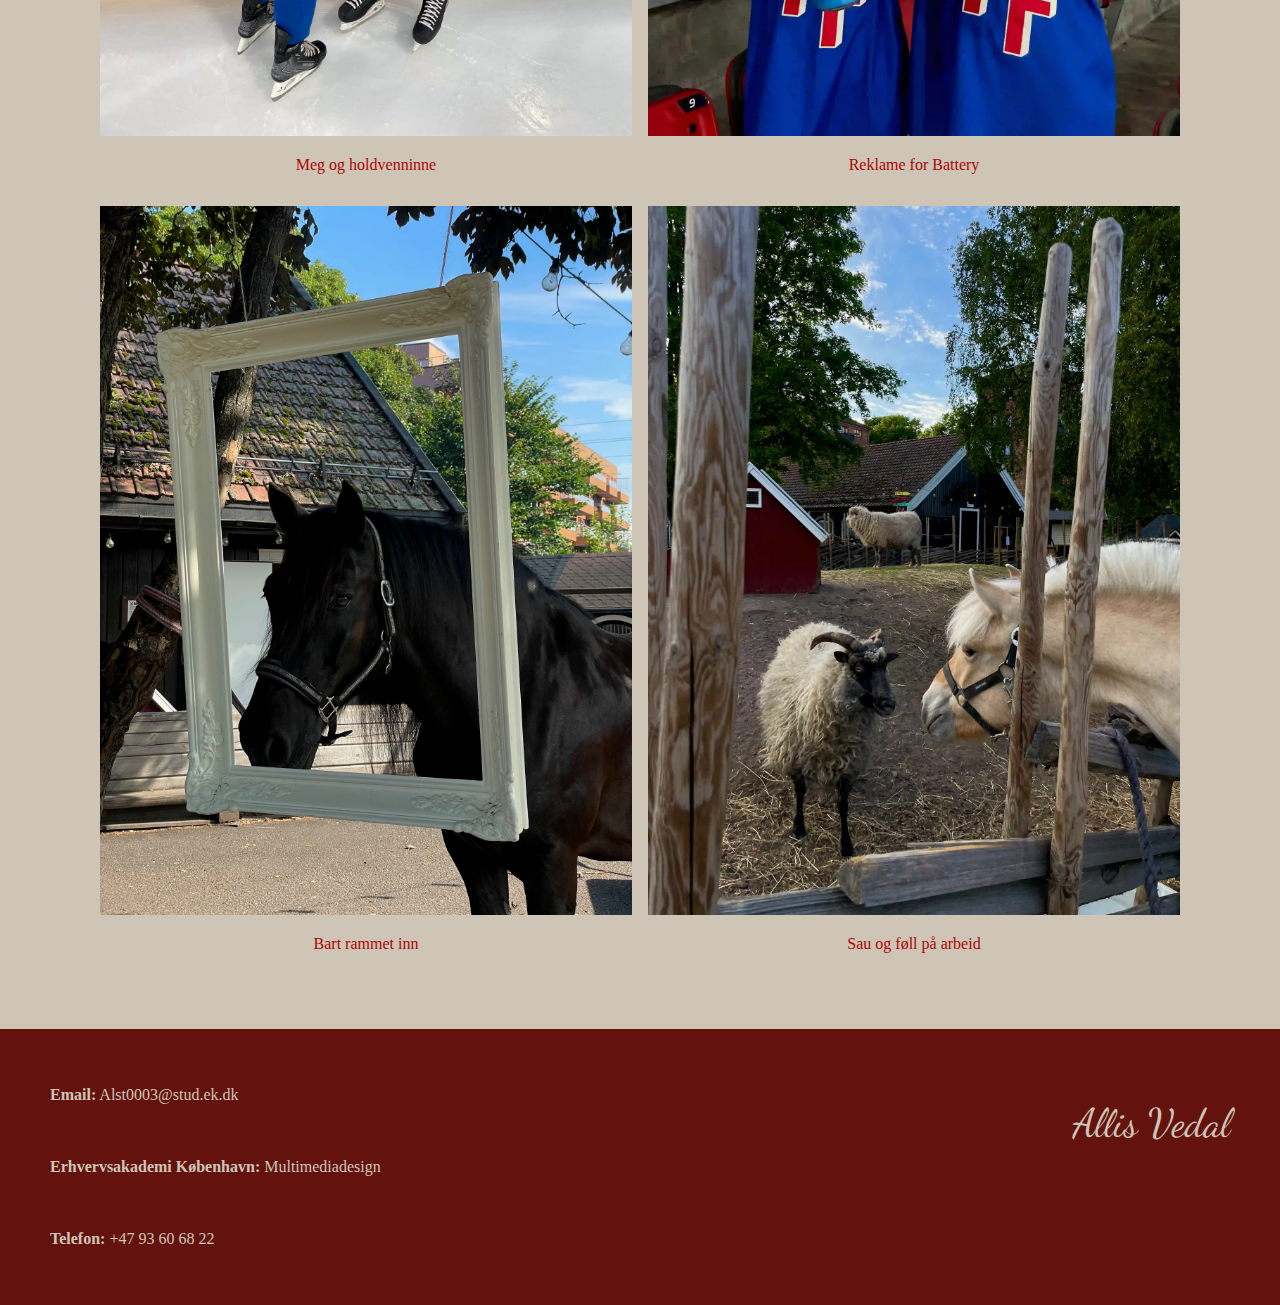
<file: html/ommeg.html>
<!DOCTYPE html>
<html lang="da">
  <head>
    <meta charset="UTF-8" />
    <meta name="viewport" content="width=device-width, initial-scale=1.0" />
    <title>Document</title>
    <link rel="icon" type="image/svg" href="../img/rundfavicon.svg" />
    <link rel="stylesheet" href="../css/ommeg.css" />
    <link rel="preconnect" href="https://fonts.googleapis.com" />
    <link rel="preconnect" href="https://fonts.gstatic.com" crossorigin />
    <link
      href="https://fonts.googleapis.com/css2?family=Dancing+Script:wght@400..700&family=Playfair+Display:ital,wght@0,400..900;1,400..900&family=Sacramento&display=swap"
      rel="stylesheet"
    />
  </head>

  <header>
    <nav class="nav-grid">
      <a href="../index.html" class="header-logo-link">
        <div class="header-logo">AV</div>
      </a>

      <ul class="topmenu">
        <li><a class="menuvalg" href="../index.html">Portfolio</a></li>
        <li><a class="menuvalg" href="ommeg.html">Om meg</a></li>
        <li><a class="menuvalg" href="education.html">Min utdanning</a></li>
      </ul>
      <!--Burger menu -->
      <button class="burger-menu" aria-label="Toggle menu">
        <span></span>
        <span></span>
        <span></span>
      </button>
    </nav>
  </header>

  <body>
    <section class="aboutme">
      <img src="../img/Ommeg.webp" alt="aboutme" />
    </section>

    <section class="text">
      <p>
        Jeg er Allis Vedal, 21 år fra Oslo, Norge. Jeg har flyttet til København
        for å studere Multimediadesign på Kea/Ek. Jeg er veldig glad i å ta
        bilder og videoer, og redigere de slik at fargene popper. Til daglig
        spiller jeg ishockey og rir hest. Her har jeg laget en liten
        bildekollasj for å vise litt av hvem jeg er og hva jeg har gjort.
      </p>
    </section>

    <section class="galleri">
      <div class="bilde">
        <img src="../img/timessquare.webp" alt="bilde1" />
        <p>Times square fra i sommer</p>
      </div>
      <div class="bilde">
        <img src="../img/pusi.webp" alt="bilde2" />
        <p>Pusi på arbeid</p>
      </div>
      <div class="bilde">
        <img src="../img/pusivogn.webp" alt="bilde3" />
        <p>Andre pusi på arbeid</p>
      </div>
      <div class="bilde">
        <img src="../img/nyc.webp" alt="bilde4" />
        <p>New York City fra i sommer</p>
      </div>
      <div class="bilde">
        <img src="../img/meandtilde.webp" alt="bilde5" />
        <p>Meg og holdvenninne</p>
      </div>
      <div class="bilde">
        <img src="../img/tildebattery.webp" alt="bilde6" />
        <p>Reklame for Battery</p>
      </div>
      <div class="bilde">
        <img src="../img/bartiramme.webp" alt="bilde7" />
        <p>Bart rammet inn</p>
      </div>
      <div class="bilde">
        <img src="../img/sauogarven.webp" alt="bilde8" />
        <p>Sau og føll på arbeid</p>
      </div>
    </section>
  </body>

  <footer class="footer">
    <div class="footer-content">
      <div class="kontakt-info">
        <p><strong>Email:</strong> Alst0003@stud.ek.dk</p>
        <p><strong>Erhvervsakademi København:</strong> Multimediadesign</p>
        <p><strong>Telefon:</strong> +47 93 60 68 22</p>
      </div>

      <div class="signatur">
        <p>Allis Vedal</p>
      </div>
    </div>
  </footer>

  <script>
    <!--Burger menu -->
    const burgerMenu = document.querySelector(".burger-menu");
    const nav = document.querySelector(".topmenu");

    burgerMenu.addEventListener("click", () => {
      nav.classList.toggle("active");
      burgerMenu.classList.toggle("active");
    });
  </script>
</html>
</file>
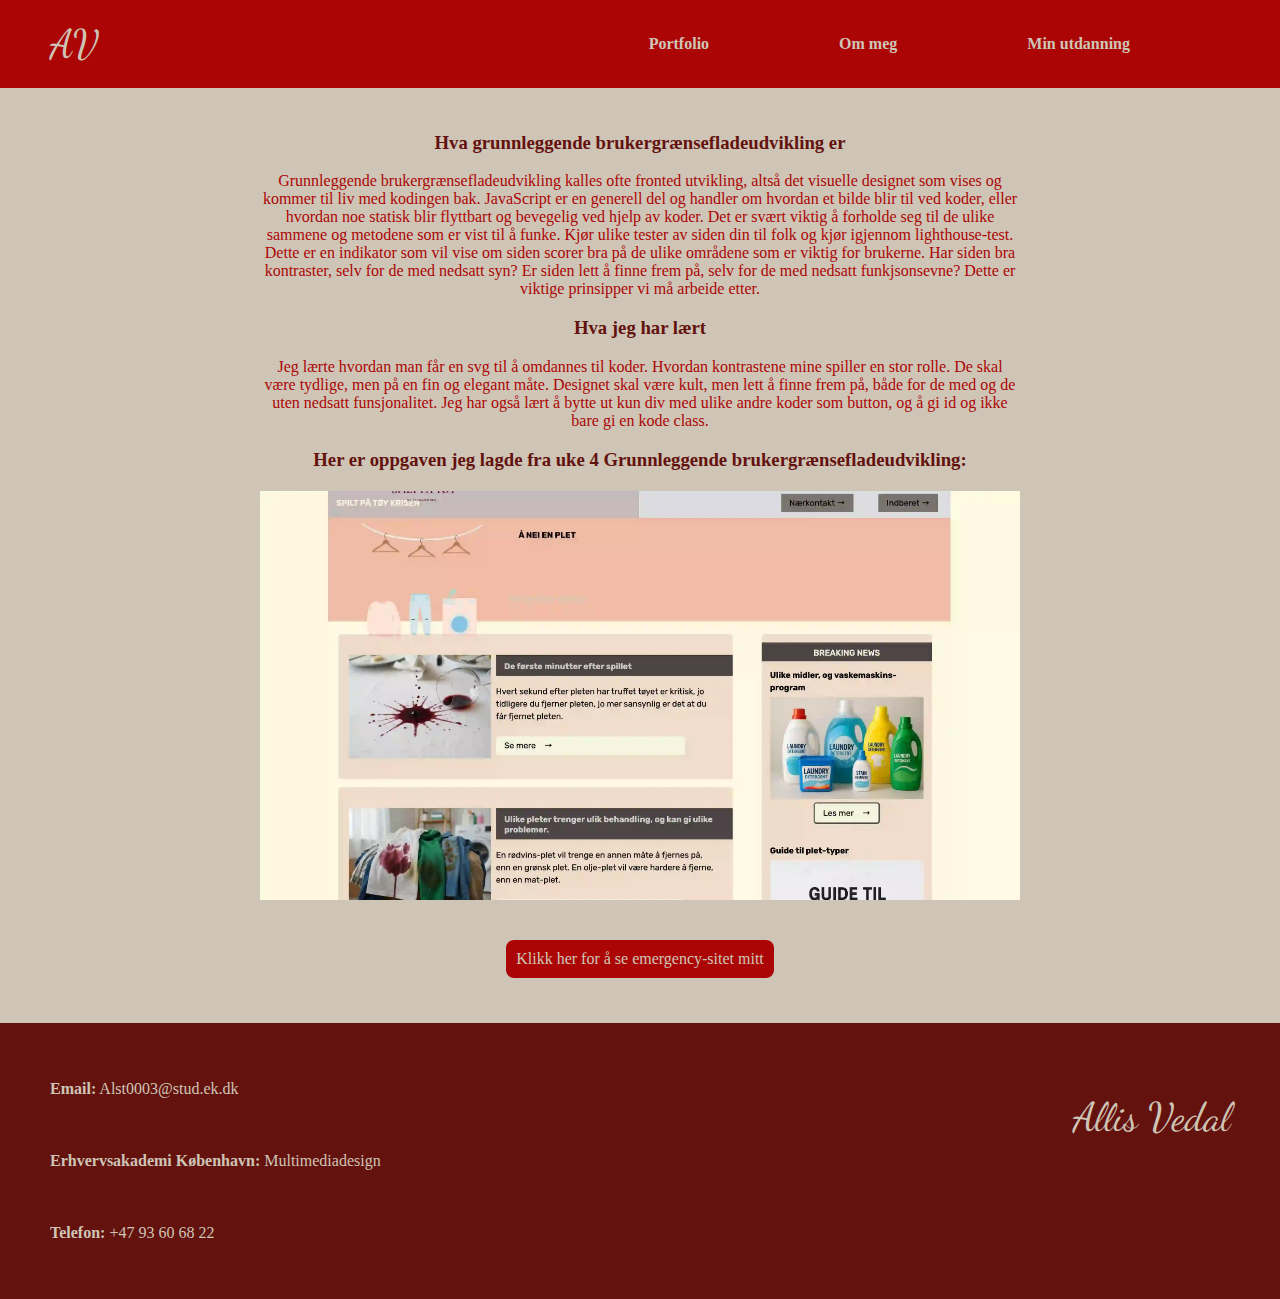
<file: html/public-campaigns.html>
<!DOCTYPE html>
<html lang="no">
  <head>
    <meta charset="UTF-8" />
    <meta name="viewport" content="width=device-width, initial-scale=1.0" />
    <title>Tema 3</title>
    <link rel="icon" type="image/svg" href="../img/rundfavicon.svg" />
    <link rel="stylesheet" href="../css/public-campaigns.css" />
    <link
      href="https://fonts.googleapis.com/css2?family=Dancing+Script:wght@400..700&family=Playfair+Display:ital,wght@0,400..900;1,400..900&display=swap"
      rel="stylesheet"
    />
  </head>

  <body>
    <header>
      <nav class="nav-grid">
        <a href="../index.html" class="header-logo-link">
          <div class="header-logo">AV</div>
        </a>

        <ul class="topmenu">
          <li><a class="menuvalg" href="../index.html">Portfolio</a></li>
          <li><a class="menuvalg" href="ommeg.html">Om meg</a></li>
          <li><a class="menuvalg" href="education.html">Min utdanning</a></li>
        </ul>
        <!--Burger menu -->
        <button class="burger-menu" aria-label="Toggle menu">
          <span></span>
          <span></span>
          <span></span>
        </button>
      </nav>
    </header>

    <main>
      <div class="container">
        <section class="hvadeter">
          <h3>Hva grunnleggende brukergrænsefladeudvikling er</h3>
          <p>
            Grunnleggende brukergrænsefladeudvikling kalles ofte fronted
            utvikling, altså det visuelle designet som vises og kommer til liv
            med kodingen bak. JavaScript er en generell del og handler om
            hvordan et bilde blir til ved koder, eller hvordan noe statisk blir
            flyttbart og bevegelig ved hjelp av koder. Det er svært viktig å
            forholde seg til de ulike sammene og metodene som er vist til å
            funke. Kjør ulike tester av siden din til folk og kjør igjennom
            lighthouse-test. Dette er en indikator som vil vise om siden scorer
            bra på de ulike områdene som er viktig for brukerne. Har siden bra
            kontraster, selv for de med nedsatt syn? Er siden lett å finne frem
            på, selv for de med nedsatt funkjsonsevne? Dette er viktige
            prinsipper vi må arbeide etter.
          </p>

          <h3>Hva jeg har lært</h3>
          <p>
            Jeg lærte hvordan man får en svg til å omdannes til koder. Hvordan
            kontrastene mine spiller en stor rolle. De skal være tydlige, men på
            en fin og elegant måte. Designet skal være kult, men lett å finne
            frem på, både for de med og de uten nedsatt funsjonalitet. Jeg har
            også lært å bytte ut kun div med ulike andre koder som button, og å
            gi id og ikke bare gi en kode class.
          </p>
          <h3>
            Her er oppgaven jeg lagde fra uke 4 Grunnleggende
            brukergrænsefladeudvikling:
          </h3>
          <img
            src="../img/forsideemergency.webp"
            alt="emergency"
            class="tøy-bilde"
          />
          <a
            href="https://allisvedal.github.io/emergency-allis/"
            class="knap-tøy-lenke"
            >Klikk her for å se emergency-sitet mitt</a
          >
        </section>
      </div>
    </main>
    <footer class="footer">
      <div class="footer-content">
        <div class="kontakt-info">
          <p><strong>Email:</strong> Alst0003@stud.ek.dk</p>
          <p><strong>Erhvervsakademi København:</strong> Multimediadesign</p>
          <p><strong>Telefon:</strong> +47 93 60 68 22</p>
        </div>

        <div class="signatur">
          <p>Allis Vedal</p>
        </div>
      </div>
    </footer>

    <script>
      <!--Burger menu -->
      const burgerMenu = document.querySelector(".burger-menu");
      const nav = document.querySelector(".topmenu");

      burgerMenu.addEventListener("click", () => {
        nav.classList.toggle("active");
        burgerMenu.classList.toggle("active");
      });
    </script>
  </body>
</html>
</file>
<file: css/index.css>
* {
  box-sizing: border-box;
}

body {
  padding: 0;
  margin: 0;
  background-color: #cfc5b6;
}

/*Header*/
header {
  background-color: #ab0506;
  padding: 20px 0;
  width: 100%;
  position: relative;
}

.topmenu {
  display: grid;
  grid-template-columns: auto auto auto;
  gap: 30px;
  justify-content: right;
  list-style: none;
  margin: 0;
  padding: 0;
  padding-right: 50px;
}

.menuvalg {
  display: block;
  text-decoration: none;
  color: #cfc5b6;
  font-weight: 600;
  padding: 15px 50px;
  border-radius: 8px;
}

.menuvalg:hover {
  background-color: #cfc5b6;
  color: #63120e;
}

.burger-menu {
  display: none;
  background: none;
  border: none;
  padding: 10px;
  position: absolute;
  left: 20px;
  top: 15px;
}

.burger-menu span {
  display: block;
  width: 25px;
  height: 3px;
  background-color: #cfc5b6;
  margin: 5px 0;
}

.nav-grid {
  display: grid;
  grid-template-columns: auto 1fr;
  align-items: center;
  padding: 0 50px;
}

.header-logo {
  font-family: "dancing script", cursive;
  color: #cfc5b6;
  font-size: 2.5rem;
}

.header-logo-link {
  text-decoration: none;
  display: block;
}
/*Header stop*/

.portfolio img {
  width: 100%;
  height: auto;
}

h2 {
  text-align: center;
  color: #63120e;
  font-family: "Playfair Display", serif;
}

.highlights-grid {
  display: grid;
  grid-template-columns: repeat(4, 1fr);
  grid-template-rows: auto auto;
  gap: 40px 20px;
  padding: 50px 20px;
}

.highlights-item {
  display: grid;
  grid-template-columns: 1fr;
  place-items: center;
  text-decoration: none;
  color: #333;
}

.sirkel {
  width: 150px;
  height: 150px;
  border-radius: 50%;
  overflow: hidden;
  border: 2px solid #3a3a3a;
}

.sirkel img {
  width: 100%;
  height: 100%;
  object-fit: cover; /* Sørger for at bildet fyller sirkelen uten å strekkes */
}

.highlights-item:hover .sirkel {
  transform: translateY(-10px);
}

/*Footer på alle sider*/
.footer {
  background-color: #63120e;
  color: #cfc5b6;
  width: 100%;
  padding: 10px 10px;
}

.footer-content {
  display: grid;
  grid-template-columns: 1fr 1fr;
  padding: 20px 40px;
  width: 100%;
  row-gap: 50px;
}

.kontakt-info p {
  line-height: 4.5;
  margin: 0%;
}

.signatur p {
  font-family: "Dancing Script", cursive;
  font-style: normal;
  text-align: right;
  font-size: 2.5rem;
  padding: 0 40;
}

/*Footer ferdig*/

/* Media query */
@media (max-width: 700px) {
  .highlights-grid {
    grid-template-columns: repeat(2, 1fr); /* 2 kolonner på mindre skjermer */
  }

  .burger-menu {
    display: block;
    position: absolute;
    right: 20px;
    left: auto;
    top: 15px;
    z-index: 100;
  }

  .topmenu {
    display: none;
    grid-template-columns: 1fr;
    position: absolute;
    top: 70px;
    left: 0;
    width: 100%;
    background-color: #ab0506;
    padding: 20px;
    z-index: 99;
  }
  .topmenu.active {
    display: grid;
  }

  .menuvalg {
    text-align: center;
    padding: 15px;
    width: 100%;
  }

  .footer-content {
    grid-template-columns: 1fr;
  }
}
</file>
<file: css/company-websites.css>
* {
  box-sizing: border-box;
}

body {
  padding: 0;
  margin: 0;
  background-color: #cfc5b6;
  display: grid;
  grid-template-rows: auto 1fr auto;
  min-height: 100vh;
}

/*Header*/
header {
  background-color: #ab0506;
  padding: 20px 0;
  width: 100%;
  position: relative;
}

.topmenu {
  display: grid;
  grid-template-columns: auto auto auto;
  gap: 30px;
  justify-content: right;
  list-style: none;
  margin: 0;
  padding: 0;
  padding-right: 50px;
}

.menuvalg {
  display: block;
  text-decoration: none;
  color: #cfc5b6;
  font-weight: 600;
  padding: 15px 50px;
  border-radius: 8px;
}

.menuvalg:hover {
  background-color: #cfc5b6;
  color: #63120e;
}

.burger-menu {
  display: none;
  background: none;
  border: none;
  padding: 10px;
  position: absolute;
  left: 20px;
  top: 15px;
}

.burger-menu span {
  display: block;
  width: 25px;
  height: 3px;
  background-color: #cfc5b6;
  margin: 5px 0;
}

.nav-grid {
  display: grid;
  grid-template-columns: auto 1fr;
  align-items: center;
  padding: 0 50px;
}

.header-logo {
  font-family: "dancing script", cursive;
  color: #cfc5b6;
  font-size: 2.5rem;
}

.header-logo-link {
  text-decoration: none;
  display: block;
}
/*Header stop*/

.container {
  max-width: 850px;
  margin: 0 auto;
  padding: 0 20px;
}

.hvadeter {
  text-align: center;
  padding: 10px;
  margin: 15px;
}

.hvadeter h3 {
  color: #63120e;
}
.hvadeter p {
  color: #ab0506;
}

.frisør-bilde {
  display: block;
  max-width: 100%;
  height: auto;
  margin: 20px auto;
  align-items: center;
}

.knap-frisør-lenke {
  background-color: #ab0506;
  color: #cfc5b6;
  padding: 10px;
  border: none;
  margin: 20px 0;
  display: inline-block;
  justify-self: start;
  text-decoration: none;
  border-radius: 8px;
}

/*Footer på alle sider*/
.footer {
  background-color: #63120e;
  color: #cfc5b6;
  width: 100%;
  padding: 10px 10px;
}

.footer-content {
  display: grid;
  grid-template-columns: 1fr 1fr;
  padding: 20px 40px;
  width: 100%;
  row-gap: 50px;
}

.kontakt-info p {
  line-height: 4.5;
  margin: 0%;
}

.signatur p {
  font-family: "Dancing Script", cursive;
  font-style: normal;
  text-align: right;
  font-size: 2.5rem;
  padding: 0 40;
}

/*Footer ferdig*/

/* Media query */
@media (max-width: 700px) {
  .highlights-grid {
    grid-template-columns: repeat(2, 1fr); /* 2 kolonner på mindre skjermer */
  }

  .burger-menu {
    display: block;
    position: absolute;
    right: 20px;
    left: auto;
    top: 15px;
    z-index: 100;
  }

  .topmenu {
    display: none;
    grid-template-columns: 1fr;
    position: absolute;
    top: 70px;
    left: 0;
    width: 100%;
    background-color: #ab0506;
    padding: 20px;
    z-index: 99;
  }
  .topmenu.active {
    display: grid;
  }

  .menuvalg {
    text-align: center;
    padding: 15px;
    width: 100%;
  }

  .footer-content {
    grid-template-columns: 1fr;
  }
}
</file>
<file: css/education.css>
* {
  box-sizing: border-box;
}

body {
  padding: 0;
  margin: 0;
  background-color: #cfc5b6;
}

/*Header*/
header {
  background-color: #ab0506;
  padding: 20px 0;
  width: 100%;
  position: relative;
}

.topmenu {
  display: grid;
  grid-template-columns: auto auto auto;
  gap: 30px;
  justify-content: right;
  list-style: none;
  margin: 0;
  padding: 0;
  padding-right: 50px;
}

.menuvalg {
  display: block;
  text-decoration: none;
  color: #cfc5b6;
  font-weight: 600;
  padding: 15px 50px;
  border-radius: 8px;
}

.menuvalg:hover {
  background-color: #cfc5b6;
  color: #63120e;
}

.burger-menu {
  display: none;
  background: none;
  border: none;
  padding: 10px;
  position: absolute;
  left: 20px;
  top: 15px;
}

.burger-menu span {
  display: block;
  width: 25px;
  height: 3px;
  background-color: #cfc5b6;
  margin: 5px 0;
}

.nav-grid {
  display: grid;
  grid-template-columns: auto 1fr;
  align-items: center;
  padding: 0 50px;
}

.header-logo {
  font-family: "dancing script", cursive;
  color: #cfc5b6;
  font-size: 2.5rem;
}

.header-logo-link {
  text-decoration: none;
  display: block;
}
/*Header stop*/

/* Darkmode */
body.dark-mode {
  background-color: #1a1a1a;
  color: #f0f0f0;
}

/* Juster andre elementer når dark-mode er aktiv */
body.dark-mode .intro p,
body.dark-mode h2 {
  color: #cfc5b6;
}

body.dark-mode .uio,
body.dark-mode .ek,
body.dark-mode .knap {
  background-color: #444;
  color: #fff;
}

/* --- DARK MODE STYLING --- */

/* Selve knappen plassert i header */
#dark-mode {
  background-color: transparent;
  color: #ab0506;
  border: 1px solid #cfc5b6;
  padding: 8px 16px;
  border-radius: 8px;
  border-color: #ab0506;
  transition: all 0.3s ease;
  margin-left: 20px;
}

#dark-mode:hover {
  background-color: #444;
  color: #ab0506;
}

body.dark-mode {
  background-color: #1a1a1a;
  color: #f0f0f0;
}

body.dark-mode .uio,
body.dark-mode .ek,
body.dark-mode .knap {
  background-color: #333333;
  color: #cfc5b6;
  border: 1px solid #444;
}

body.dark-mode h2,
body.dark-mode .intro p {
  color: #cfc5b6;
}

body.dark-mode #dark-mode {
  border-color: #444;
  color: #cfc5b6;
}
/* Darkmode stop*/

.utdanningen {
  display: grid;
  grid-template-columns: 1fr 1fr;
  gap: 30px;
  padding: 60px 50px;
  max-width: 1200px;
  margin: 0 auto;
}

.intro {
  grid-column: 1 / span 2;
  text-align: center;
  margin-bottom: 40px;
}

.intro p {
  max-width: 800px;
  margin: 20px auto;
  line-height: 1.6;
  color: #ab0506;
}

.uio,
.ek {
  background-color: #ab0506;
  color: #cfc5b6;
  padding: 40px;
  border-radius: 15px;
}

.uio h3,
.ek h3 {
  text-align: center;
  margin-bottom: 20px;
  font-family: "Playfair Display", serif;
}

.uio p,
.ek p {
  line-height: 1.5;
  margin-bottom: 10px;
}

h2 {
  text-align: center;
  color: #63120e;
  font-family: "Playfair Display", serif;
}

.highlight-liste {
  display: grid;
  grid-template-columns: 1fr;
  padding: 0 40px;
}

.highlight-liste img {
  height: auto;
  max-width: 100%;
  align-items: center;
}

.knap {
  background-color: #ab0506;
  color: #cfc5b6;
  padding: 10px;
  margin: 20px 0;
  display: inline-block;
  justify-self: start;
  text-decoration: none;
  border-radius: 8px;
}

.knap:hover {
  background-color: #cfc5b6;
  color: #ab0506;
}

/*Footer på alle sider*/
.footer {
  background-color: #63120e;
  color: #cfc5b6;
  width: 100%;
  padding: 10px 10px;
}

.footer-content {
  display: grid;
  grid-template-columns: 1fr 1fr;
  padding: 20px 40px;
  width: 100%;
  row-gap: 50px;
}

.kontakt-info p {
  line-height: 4.5;
  margin: 0%;
}

.signatur p {
  font-family: "Dancing Script", cursive;
  font-style: normal;
  text-align: right;
  font-size: 2.5rem;
  padding: 0 40;
}

/*Footer ferdig*/

/* Media query */
@media (max-width: 700px) {
  .highlights-grid {
    grid-template-columns: repeat(2, 1fr); /* 2 kolonner på mindre skjermer */
  }

  .burger-menu {
    display: block;
    position: absolute;
    right: 20px;
    left: auto;
    top: 15px;
    z-index: 100;
  }

  .topmenu {
    display: none;
    grid-template-columns: 1fr;
    position: absolute;
    top: 70px;
    left: 0;
    width: 100%;
    background-color: #ab0506;
    padding: 20px;
    z-index: 99;
  }
  .topmenu.active {
    display: grid;
  }

  .menuvalg {
    text-align: center;
    padding: 15px;
    width: 100%;
  }

  .utdanningen {
    grid-template-columns: 1fr;
    padding: 40px 50px;
    gap: 20px;
  }
  .intro {
    grid-column: 1;
    margin-bottom: 20px;
  }

  .footer-content {
    grid-template-columns: 1fr;
  }
}
</file>
<file: css/grunnleggendeweb.css>
* {
  box-sizing: border-box;
}

body {
  padding: 0px;
  margin: 0px;
  background-color: #cfc5b6;
  display: grid;
  grid-template-rows: auto 1fr auto;
  min-height: 100vh;
}

/*Header*/
header {
  background-color: #ab0506;
  padding: 20px 0;
  width: 100%;
  position: relative;
}

.topmenu {
  display: grid;
  grid-template-columns: auto auto auto;
  gap: 30px;
  justify-content: right;
  list-style: none;
  margin: 0;
  padding: 0;
  padding-right: 50px;
}

.menuvalg {
  display: block;
  text-decoration: none;
  color: #cfc5b6;
  font-weight: 600;
  padding: 15px 50px;
  border-radius: 8px;
}

.menuvalg:hover {
  background-color: #cfc5b6;
  color: #63120e;
}

.burger-menu {
  display: none;
  background: none;
  border: none;
  padding: 10px;
  position: absolute;
  left: 20px;
  top: 15px;
}

.burger-menu span {
  display: block;
  width: 25px;
  height: 3px;
  background-color: #cfc5b6;
  margin: 5px 0;
}

.nav-grid {
  display: grid;
  grid-template-columns: auto 1fr;
  align-items: center;
  padding: 0 50px;
}

.header-logo {
  font-family: "dancing script", cursive;
  color: #cfc5b6;
  font-size: 2.5rem;
}

.header-logo-link {
  text-decoration: none;
  display: block;
}
/*Header stop*/

.container {
  max-width: 850px;
  margin: 0 auto;
  padding: 0 20px;
}

.hvadeter {
  text-align: center;
  padding: 10px;
  margin: 15px;
}

.hvadeter h3 {
  color: #63120e;
}
.hvadeter p {
  color: #ab0506;
}

.galleri-bilde {
  display: block;
  max-width: 100%;
  height: auto;
  margin: 20px auto;
  align-items: center;
}

.knap-galleri-lenke {
  background-color: #ab0506;
  color: #cfc5b6;
  padding: 10px;
  border: none;
  margin: 20px 0;
  display: inline-block;
  justify-self: start;
  text-decoration: none;
  border-radius: 8px;
}

/*Footer på alle sider*/
.footer {
  background-color: #63120e;
  color: #cfc5b6;
  width: 100%;
  padding: 10px 10px;
}

.footer-content {
  display: grid;
  grid-template-columns: 1fr 1fr;
  padding: 20px 40px;
  width: 100%;
  row-gap: 50px;
}

.kontakt-info p {
  line-height: 4.5;
  margin: 0%;
}

.signatur p {
  font-family: "Dancing Script", cursive;
  font-style: normal;
  text-align: right;
  font-size: 2.5rem;
  padding: 0 40;
}

/*Footer ferdig*/

/* Media query */
@media (max-width: 700px) {
  .highlights-grid {
    grid-template-columns: repeat(2, 1fr); /* 2 kolonner på mindre skjermer */
  }

  .burger-menu {
    display: block;
    position: absolute;
    right: 20px;
    left: auto;
    top: 15px;
    z-index: 100;
  }

  .topmenu {
    display: none;
    grid-template-columns: 1fr;
    position: absolute;
    top: 70px;
    left: 0;
    width: 100%;
    background-color: #ab0506;
    padding: 20px;
    z-index: 99;
  }
  .topmenu.active {
    display: grid;
  }

  .menuvalg {
    text-align: center;
    padding: 15px;
    width: 100%;
  }

  .footer-content {
    grid-template-columns: 1fr;
  }
}
</file>
<file: css/nonprofit-sites.css>
* {
  box-sizing: border-box;
}

body {
  padding: 0;
  margin: 0;
  background-color: #cfc5b6;
  display: grid;
  grid-template-rows: auto 1fr auto;
  min-height: 100vh;
}

/*Header*/
header {
  background-color: #ab0506;
  padding: 20px 0;
  width: 100%;
  position: relative;
}

.topmenu {
  display: grid;
  grid-template-columns: auto auto auto;
  gap: 30px;
  justify-content: right;
  list-style: none;
  margin: 0;
  padding: 0;
  padding-right: 50px;
}

.menuvalg {
  display: block;
  text-decoration: none;
  color: #cfc5b6;
  font-weight: 600;
  padding: 15px 50px;
  border-radius: 8px;
}

.menuvalg:hover {
  background-color: #cfc5b6;
  color: #63120e;
}

.burger-menu {
  display: none;
  background: none;
  border: none;
  padding: 10px;
  position: absolute;
  left: 20px;
  top: 15px;
}

.burger-menu span {
  display: block;
  width: 25px;
  height: 3px;
  background-color: #cfc5b6;
  margin: 5px 0;
}

.hvadeter {
  text-align: center;
  padding: 10px;
  margin: 15px;
}

.hvadeter h3 {
  color: #63120e;
}
.hvadeter p {
  color: #ab0506;
}

.nav-grid {
  display: grid;
  grid-template-columns: auto 1fr;
  align-items: center;
  padding: 0 50px;
}

.header-logo {
  font-family: "dancing script", cursive;
  color: #cfc5b6;
  font-size: 2.5rem;
}

.header-logo-link {
  text-decoration: none;
  display: block;
}
/*Header stop*/

.container {
  max-width: 850px;
  margin: 0 auto;
  padding: 0 20px;
}

.vif-bilde {
  display: block;
  max-width: 100%;
  height: auto;
  margin: 20px auto;
  align-items: center;
}

.knap-vif-lenke {
  background-color: #ab0506;
  color: #cfc5b6;
  padding: 10px;
  border: none;
  margin: 20px 0;
  display: inline-block;
  justify-self: start;
  text-decoration: none;
  border-radius: 8px;
}

/*Footer på alle sider*/
.footer {
  background-color: #63120e;
  color: #cfc5b6;
  width: 100%;
  padding: 10px 10px;
}

.footer-content {
  display: grid;
  grid-template-columns: 1fr 1fr;
  padding: 20px 40px;
  width: 100%;
  row-gap: 50px;
}

.kontakt-info p {
  line-height: 4.5;
  margin: 0%;
}

.signatur p {
  font-family: "Dancing Script", cursive;
  font-style: normal;
  text-align: right;
  font-size: 2.5rem;
  padding: 0 40;
}

/*Footer ferdig*/

/* Media query */
@media (max-width: 700px) {
  .highlights-grid {
    grid-template-columns: repeat(2, 1fr); /* 2 kolonner på mindre skjermer */
  }

  .burger-menu {
    display: block;
    position: absolute;
    right: 20px;
    left: auto;
    top: 15px;
    z-index: 100;
  }

  .topmenu {
    display: none;
    grid-template-columns: 1fr;
    position: absolute;
    top: 70px;
    left: 0;
    width: 100%;
    background-color: #ab0506;
    padding: 20px;
    z-index: 99;
  }
  .topmenu.active {
    display: grid;
  }

  .menuvalg {
    text-align: center;
    padding: 15px;
    width: 100%;
  }

  .footer-content {
    grid-template-columns: 1fr;
  }
}
</file>
<file: css/ommeg.css>
* {
  box-sizing: border-box;
}

body {
  padding: 0;
  margin: 0;
  background-color: #cfc5b6;
}

/*Header*/
header {
  background-color: #ab0506;
  padding: 20px 0;
  width: 100%;
  position: relative;
}

.topmenu {
  display: grid;
  grid-template-columns: auto auto auto;
  gap: 30px;
  justify-content: right;
  list-style: none;
  margin: 0;
  padding: 0;
  padding-right: 50px;
}

.menuvalg {
  display: block;
  text-decoration: none;
  color: #cfc5b6;
  font-weight: 600;
  padding: 15px 50px;
  border-radius: 8px;
}

.menuvalg:hover {
  background-color: #cfc5b6;
  color: #63120e;
}

.burger-menu {
  display: none;
  background: none;
  border: none;
  padding: 10px;
  position: absolute;
  left: 20px;
  top: 15px;
}

.burger-menu span {
  display: block;
  width: 25px;
  height: 3px;
  background-color: #cfc5b6;
  margin: 5px 0;
}

.nav-grid {
  display: grid;
  grid-template-columns: auto 1fr;
  align-items: center;
  padding: 0 50px;
}

.header-logo {
  font-family: "dancing script", cursive;
  color: #cfc5b6;
  font-size: 2.5rem;
}

.header-logo-link {
  text-decoration: none;
  display: block;
}
/*Header stop*/

.aboutme img {
  width: 100%;
  height: auto;
}

.text {
  background-color: #ab0606;
  color: #cfc5b6;
  text-align: center;
  padding: 60px 60px;
}

.text p {
  max-width: 750px;
  margin: 0 auto;
  line-height: 1.6;
  font-size: 1, 2rem;
}

.galleri {
  display: grid;
  grid-template-columns: repeat(2, 1fr);
  gap: 1rem;
  width: 100%;
  box-sizing: border-box;
  padding: 60px 100px;
}

.bilde img {
  width: 100%;
  height: auto;
  object-fit: cover;
}

.galleri p {
  text-align: center;
  color: #ab0606;
}

/*Footer på alle sider*/
.footer {
  background-color: #63120e;
  color: #cfc5b6;
  width: 100%;
  padding: 10px 10px;
}

.footer-content {
  display: grid;
  grid-template-columns: 1fr 1fr;
  padding: 20px 40px;
  width: 100%;
  row-gap: 50px;
}

.kontakt-info p {
  line-height: 4.5;
  margin: 0%;
}

.signatur p {
  font-family: "Dancing Script", cursive;
  font-style: normal;
  text-align: right;
  font-size: 2.5rem;
  padding: 0 40;
}

/*Footer ferdig*/

/* Media query */
@media (max-width: 700px) {
  .highlights-grid {
    grid-template-columns: repeat(2, 1fr); /* 2 kolonner på mindre skjermer */
  }

  .burger-menu {
    display: block;
    position: absolute;
    right: 20px;
    left: auto;
    top: 15px;
    z-index: 100;
  }

  .topmenu {
    display: none;
    grid-template-columns: 1fr;
    position: absolute;
    top: 70px;
    left: 0;
    width: 100%;
    background-color: #ab0506;
    padding: 20px;
    z-index: 99;
  }
  .topmenu.active {
    display: grid;
  }

  .menuvalg {
    text-align: center;
    padding: 15px;
    width: 100%;
  }

  .footer-content {
    grid-template-columns: 1fr;
  }
}
</file>
<file: css/public-campaigns.css>
* {
  box-sizing: border-box;
}

body {
  padding: 0;
  margin: 0;
  background-color: #cfc5b6;
  display: grid;
  grid-template-rows: auto 1fr auto;
  min-height: 100vh;
}

/*Header*/
header {
  background-color: #ab0506;
  padding: 20px 0;
  width: 100%;
  position: relative;
}

.topmenu {
  display: grid;
  grid-template-columns: auto auto auto;
  gap: 30px;
  justify-content: right;
  list-style: none;
  margin: 0;
  padding: 0;
  padding-right: 50px;
}

.menuvalg {
  display: block;
  text-decoration: none;
  color: #cfc5b6;
  font-weight: 600;
  padding: 15px 50px;
  border-radius: 8px;
}

.menuvalg:hover {
  background-color: #cfc5b6;
  color: #63120e;
}

.burger-menu {
  display: none;
  background: none;
  border: none;
  padding: 10px;
  position: absolute;
  left: 20px;
  top: 15px;
}

.burger-menu span {
  display: block;
  width: 25px;
  height: 3px;
  background-color: #cfc5b6;
  margin: 5px 0;
}
.nav-grid {
  display: grid;
  grid-template-columns: auto 1fr;
  align-items: center;
  padding: 0 50px;
}

.header-logo {
  font-family: "dancing script", cursive;
  color: #cfc5b6;
  font-size: 2.5rem;
}

.header-logo-link {
  text-decoration: none;
  display: block;
}
/*Header stop*/

.container {
  max-width: 850px;
  margin: 0 auto;
  padding: 0 20px;
}

.hvadeter {
  text-align: center;
  padding: 10px;
  margin: 15px;
}

.hvadeter h3 {
  color: #63120e;
}
.hvadeter p {
  color: #ab0506;
}

.tøy-bilde {
  display: block;
  max-width: 100%;
  height: auto;
  margin: 20px auto;
  align-items: center;
}

.knap-tøy-lenke {
  background-color: #ab0506;
  color: #cfc5b6;
  padding: 10px;
  border: none;
  margin: 20px 0;
  display: inline-block;
  justify-self: start;
  text-decoration: none;
  border-radius: 8px;
}

/*Footer på alle sider*/
.footer {
  background-color: #63120e;
  color: #cfc5b6;
  width: 100%;
  padding: 10px 10px;
}

.footer-content {
  display: grid;
  grid-template-columns: 1fr 1fr;
  padding: 20px 40px;
  width: 100%;
  row-gap: 50px;
}

.kontakt-info p {
  line-height: 4.5;
  margin: 0%;
}

.signatur p {
  font-family: "Dancing Script", cursive;
  font-style: normal;
  text-align: right;
  font-size: 2.5rem;
  padding: 0 40;
}

/*Footer ferdig*/

@media (max-width: 768px) {
  .highlights-grid {
    grid-template-columns: repeat(2, 1fr); /* 2 kolonner på mindre skjermer */
  }
}

/* Media query */
@media (max-width: 700px) {
  .highlights-grid {
    grid-template-columns: repeat(2, 1fr); /* 2 kolonner på mindre skjermer */
  }

  .burger-menu {
    display: block;
    position: absolute;
    right: 20px;
    left: auto;
    top: 15px;
    z-index: 100;
  }

  .topmenu {
    display: none;
    grid-template-columns: 1fr;
    position: absolute;
    top: 70px;
    left: 0;
    width: 100%;
    background-color: #ab0506;
    padding: 20px;
    z-index: 99;
  }
  .topmenu.active {
    display: grid;
  }

  .menuvalg {
    text-align: center;
    padding: 15px;
    width: 100%;
  }

  .footer-content {
    grid-template-columns: 1fr;
  }
}
</file>
